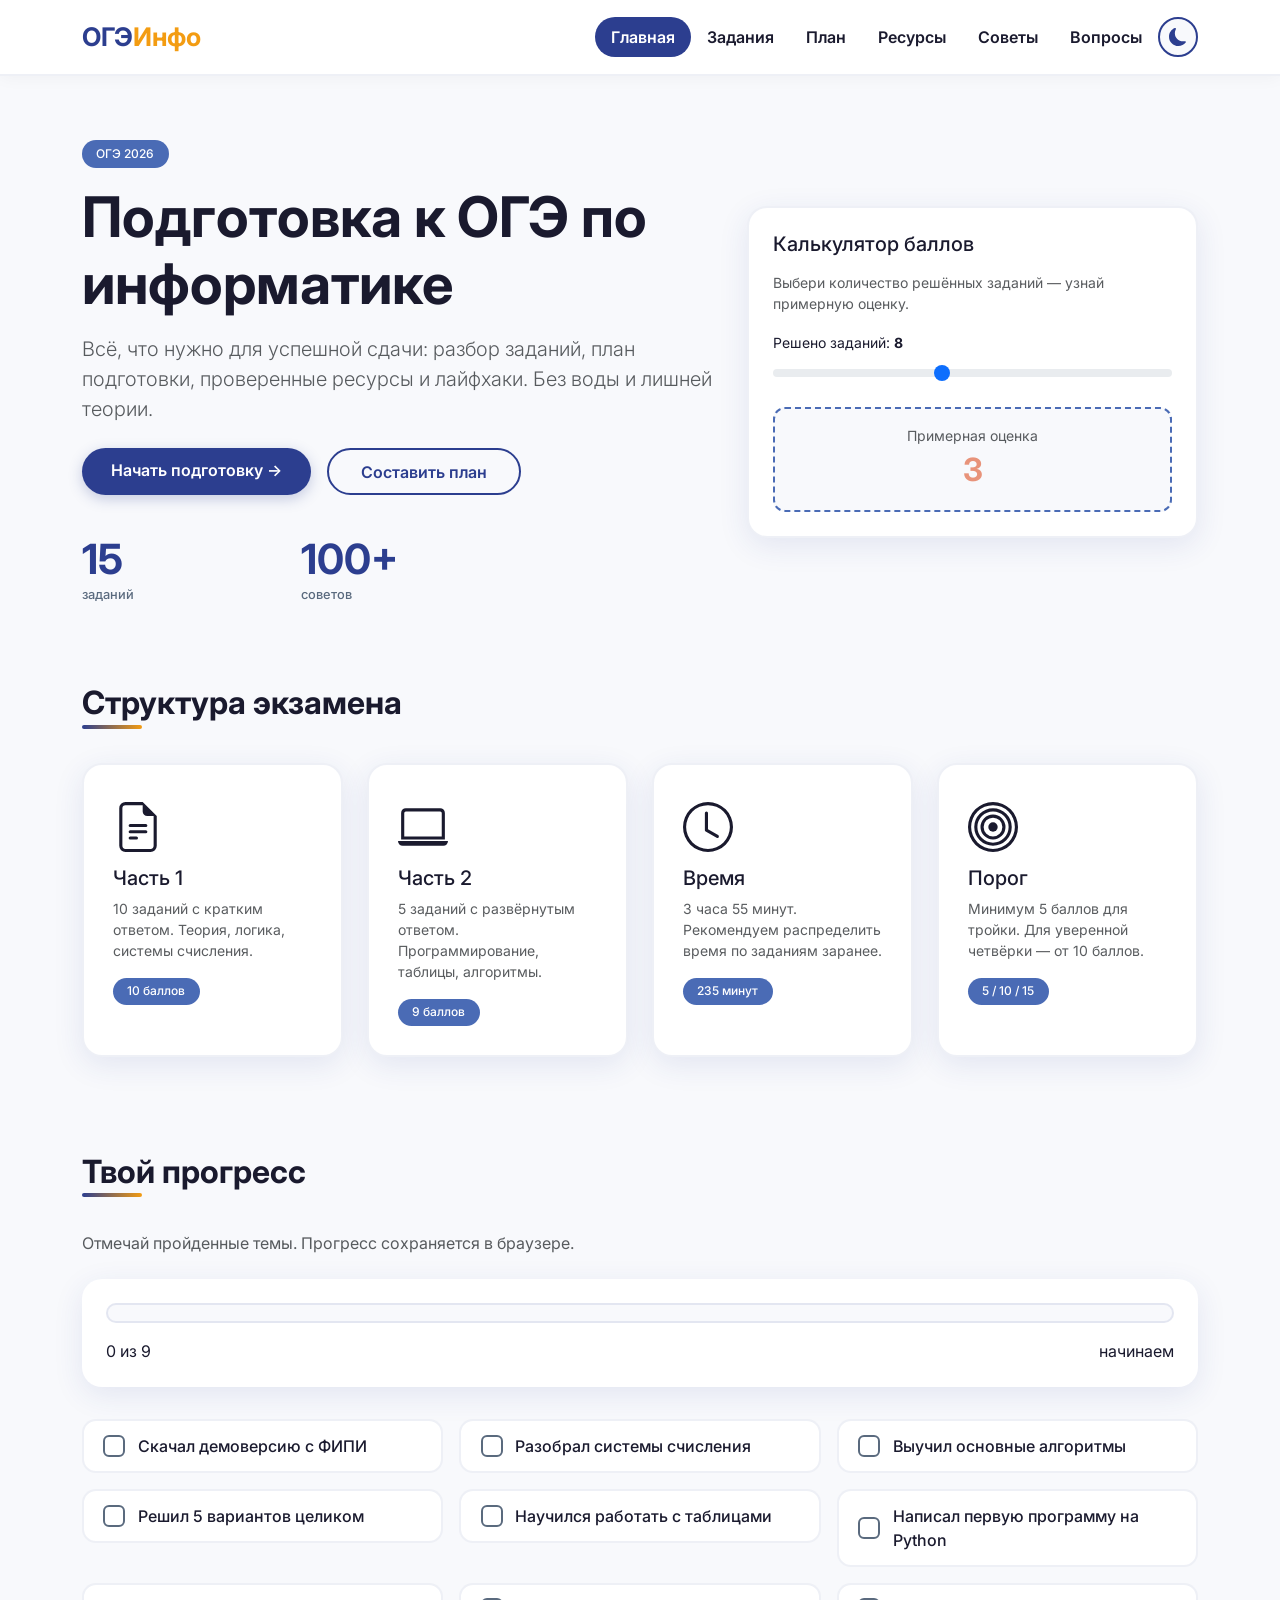
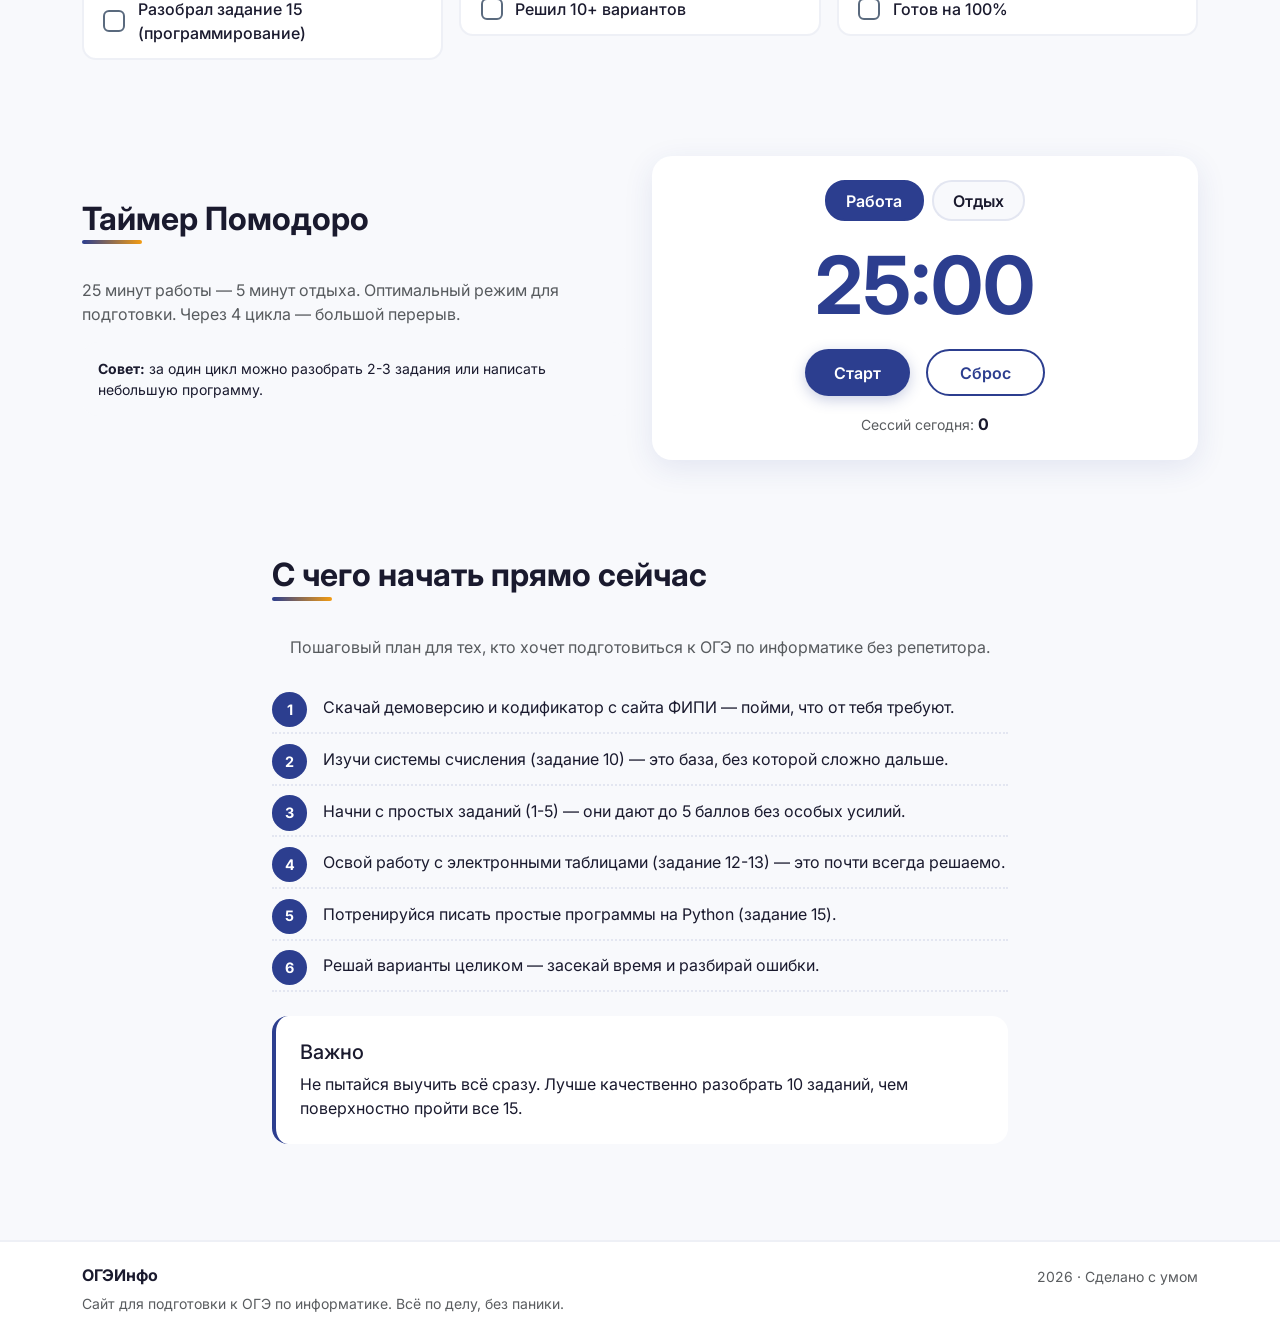
<file: index.html>
<!DOCTYPE html>
<html lang="ru" data-bs-theme="light">

<head>
    <meta charset="UTF-8">
    <meta name="viewport" content="width=device-width, initial-scale=1.0">
    <title>ОГЭ по информатике — подготовка</title>
    <link href="https://cdn.jsdelivr.net/npm/bootstrap@5.3.2/dist/css/bootstrap.min.css" rel="stylesheet">
    <link rel="preconnect" href="https://fonts.googleapis.com">
    <link rel="preconnect" href="https://fonts.gstatic.com" crossorigin>
    <link href="https://fonts.googleapis.com/css2?family=Inter:opsz,wght@14..32,400..700&display=swap" rel="stylesheet">
    <link rel="stylesheet" href="assets/style.css">
</head>

<body>

    <nav class="navbar navbar-expand-lg sticky-top">
        <div class="container">
            <a class="navbar-brand" href="index.html">ОГЭ<span>Инфо</span></a>
            <div class="d-flex align-items-center gap-2 order-lg-last">
                <button id="themeToggle" class="theme-toggle" title="Сменить тему">

                    <svg id="themeIcon" xmlns="http://www.w3.org/2000/svg" width="18" height="18" fill="currentColor"
                        class="bi bi-moon-fill" viewBox="0 0 16 16">
                        <path
                            d="M6 .278a.77.77 0 0 1 .08.858 7.2 7.2 0 0 0-.878 3.46c0 4.021 3.278 7.277 7.318 7.277q.792-.001 1.533-.16a.79.79 0 0 1 .81.316.73.73 0 0 1-.031.893A8.35 8.35 0 0 1 8.344 16C3.734 16 0 12.286 0 7.71 0 4.266 2.114 1.312 5.124.06A.75.75 0 0 1 6 .278" />
                    </svg>
                </button>
                <button class="navbar-toggler" type="button" data-bs-toggle="collapse" data-bs-target="#mainNav">
                    <span class="navbar-toggler-icon"></span>
                </button>
            </div>
            <div class="collapse navbar-collapse" id="mainNav">
                <ul class="navbar-nav ms-auto">
                    <li class="nav-item"><a class="nav-link active" href="index.html">Главная</a></li>
                    <li class="nav-item"><a class="nav-link" href="assets/subjects.html">Задания</a></li>
                    <li class="nav-item"><a class="nav-link" href="assets/schedule.html">План</a></li>
                    <li class="nav-item"><a class="nav-link" href="assets/resources.html">Ресурсы</a></li>
                    <li class="nav-item"><a class="nav-link" href="assets/tips.html">Советы</a></li>
                    <li class="nav-item"><a class="nav-link" href="assets/faq.html">Вопросы</a></li>
                </ul>
            </div>
        </div>
    </nav>

    <main>
        <!-- HERO -->
        <section class="hero">
            <div class="container">
                <div class="row align-items-center g-4">
                    <div class="col-lg-7">
                        <div class="badge-custom mb-3">ОГЭ 2026</div>
                        <h1 class="display-4 fw-bold mb-3">Подготовка к ОГЭ по информатике</h1>
                        <p class="lead text-muted mb-4">
                            Всё, что нужно для успешной сдачи: разбор заданий, план подготовки, проверенные ресурсы и
                            лайфхаки. Без воды и лишней теории.
                        </p>
                        <div class="d-flex gap-3 flex-wrap">
                            <a href="assets/subjects.html" class="btn btn-primary-custom">Начать подготовку →</a>
                            <a href="assets/schedule.html" class="btn btn-outline-custom">Составить план</a>
                        </div>
                        <div class="row mt-4 g-3">
                            <div class="col-4">
                                <div class="stat-item">
                                    <div class="stat-number">15</div>
                                    <div class="stat-label">заданий</div>
                                </div>
                            </div>
                            <div class="col-4">
                                <div class="stat-item">
                                    <div class="stat-number">100+</div>
                                    <div class="stat-label">советов</div>
                                </div>
                            </div>
                        </div>
                    </div>
                    <div class="col-lg-5">
                        <div class="calculator-card p-4">
                            <h5 class="mb-3">Калькулятор баллов</h5>
                            <p class="small text-muted">Выбери количество решённых заданий — узнай примерную оценку.</p>
                            <div class="mb-3">
                                <label class="form-label small">Решено заданий: <span id="calcValue"
                                        class="fw-bold">8</span></label>
                                <input type="range" id="calcRange" class="form-range" min="0" max="19" value="8">
                            </div>
                            <div class="result-box p-3 text-center">
                                <div class="small text-muted">Примерная оценка</div>
                                <div id="calcResult" class="fs-2 fw-bold" style="color: var(--primary);">4</div>
                            </div>
                        </div>
                    </div>
                </div>
            </div>
        </section>

        <!-- СТРУКТУРА ЭКЗАМЕНА -->
        <section class="py-5">
            <div class="container">
                <h2 class="section-title">Структура экзамена</h2>
                <div class="row g-4">
                    <div class="col-md-6 col-lg-3">
                        <div class="card-custom">
                            <div class="feature-icon"><svg xmlns="http://www.w3.org/2000/svg" width="50" height="50"
                                    fill="currentColor" class="bi bi-file-earmark-text" viewBox="0 0 16 16">
                                    <path
                                        d="M5.5 7a.5.5 0 0 0 0 1h5a.5.5 0 0 0 0-1zM5 9.5a.5.5 0 0 1 .5-.5h5a.5.5 0 0 1 0 1h-5a.5.5 0 0 1-.5-.5m0 2a.5.5 0 0 1 .5-.5h2a.5.5 0 0 1 0 1h-2a.5.5 0 0 1-.5-.5" />
                                    <path
                                        d="M9.5 0H4a2 2 0 0 0-2 2v12a2 2 0 0 0 2 2h8a2 2 0 0 0 2-2V4.5zm0 1v2A1.5 1.5 0 0 0 11 4.5h2V14a1 1 0 0 1-1 1H4a1 1 0 0 1-1-1V2a1 1 0 0 1 1-1z" />
                                </svg></div>
                            <h5>Часть 1</h5>
                            <p class="text-muted small">10 заданий с кратким ответом. Теория, логика, системы счисления.
                            </p>
                            <span class="badge-custom">10 баллов</span>
                        </div>
                    </div>
                    <div class="col-md-6 col-lg-3">
                        <div class="card-custom">
                            <div class="feature-icon"><svg xmlns="http://www.w3.org/2000/svg" width="50" height="50"
                                    fill="currentColor" class="bi bi-laptop" viewBox="0 0 16 16">
                                    <path
                                        d="M13.5 3a.5.5 0 0 1 .5.5V11H2V3.5a.5.5 0 0 1 .5-.5zm-11-1A1.5 1.5 0 0 0 1 3.5V12h14V3.5A1.5 1.5 0 0 0 13.5 2zM0 12.5h16a1.5 1.5 0 0 1-1.5 1.5h-13A1.5 1.5 0 0 1 0 12.5" />
                                </svg></div>
                            <h5>Часть 2</h5>
                            <p class="text-muted small">5 заданий с развёрнутым ответом. Программирование, таблицы,
                                алгоритмы.</p>
                            <span class="badge-custom">9 баллов</span>
                        </div>
                    </div>
                    <div class="col-md-6 col-lg-3">
                        <div class="card-custom">
                            <div class="feature-icon"><svg xmlns="http://www.w3.org/2000/svg" width="50" height="50"
                                    fill="currentColor" class="bi bi-clock" viewBox="0 0 16 16">
                                    <path
                                        d="M8 3.5a.5.5 0 0 0-1 0V9a.5.5 0 0 0 .252.434l3.5 2a.5.5 0 0 0 .496-.868L8 8.71z" />
                                    <path d="M8 16A8 8 0 1 0 8 0a8 8 0 0 0 0 16m7-8A7 7 0 1 1 1 8a7 7 0 0 1 14 0" />
                                </svg></div>
                            <h5>Время</h5>
                            <p class="text-muted small">3 часа 55 минут. Рекомендуем распределить время по заданиям
                                заранее.</p>
                            <span class="badge-custom">235 минут</span>
                        </div>
                    </div>
                    <div class="col-md-6 col-lg-3">
                        <div class="card-custom">
                            <div class="feature-icon"><svg xmlns="http://www.w3.org/2000/svg" width="50" height="50"
                                    fill="currentColor" class="bi bi-bullseye" viewBox="0 0 16 16">
                                    <path d="M8 15A7 7 0 1 1 8 1a7 7 0 0 1 0 14m0 1A8 8 0 1 0 8 0a8 8 0 0 0 0 16" />
                                    <path d="M8 13A5 5 0 1 1 8 3a5 5 0 0 1 0 10m0 1A6 6 0 1 0 8 2a6 6 0 0 0 0 12" />
                                    <path d="M8 11a3 3 0 1 1 0-6 3 3 0 0 1 0 6m0 1a4 4 0 1 0 0-8 4 4 0 0 0 0 8" />
                                    <path d="M9.5 8a1.5 1.5 0 1 1-3 0 1.5 1.5 0 0 1 3 0" />
                                </svg></div>
                            <h5>Порог</h5>
                            <p class="text-muted small">Минимум 5 баллов для тройки. Для уверенной четвёрки — от 10
                                баллов.</p>
                            <span class="badge-custom">5 / 10 / 15</span>
                        </div>
                    </div>
                </div>
            </div>
        </section>

        <!-- ТРЕКЕР ПРОГРЕССА -->
        <section class="py-5" style="background: var(--bg-light);">
            <div class="container">
                <h2 class="section-title">Твой прогресс</h2>
                <p class="text-muted mb-4">Отмечай пройденные темы. Прогресс сохраняется в браузере.</p>
                <div class="progress-tracker p-4"
                    style="background: var(--bg-card); border-radius: var(--border-radius); box-shadow: var(--shadow);">
                    <div class="progress-track mb-3">
                        <div class="progress-fill" id="progressBar"
                            style="width: 0%; background: linear-gradient(90deg, var(--primary), var(--accent));"></div>
                    </div>
                    <div class="d-flex justify-content-between align-items-center">
                        <span id="progressText">0 из 0</span>
                        <span id="progressEmoji">начинаем</span>
                    </div>
                </div>
                <div class="row g-3 mt-3" id="checklist">
                    <div class="col-md-6 col-lg-4">
                        <label class="check-item">
                            <input type="checkbox" data-task="1">
                            <span class="check-box"></span>
                            <span>Скачал демоверсию с ФИПИ</span>
                        </label>
                    </div>
                    <div class="col-md-6 col-lg-4">
                        <label class="check-item">
                            <input type="checkbox" data-task="2">
                            <span class="check-box"></span>
                            <span>Разобрал системы счисления</span>
                        </label>
                    </div>
                    <div class="col-md-6 col-lg-4">
                        <label class="check-item">
                            <input type="checkbox" data-task="3">
                            <span class="check-box"></span>
                            <span>Выучил основные алгоритмы</span>
                        </label>
                    </div>
                    <div class="col-md-6 col-lg-4">
                        <label class="check-item">
                            <input type="checkbox" data-task="4">
                            <span class="check-box"></span>
                            <span>Решил 5 вариантов целиком</span>
                        </label>
                    </div>
                    <div class="col-md-6 col-lg-4">
                        <label class="check-item">
                            <input type="checkbox" data-task="5">
                            <span class="check-box"></span>
                            <span>Научился работать с таблицами</span>
                        </label>
                    </div>
                    <div class="col-md-6 col-lg-4">
                        <label class="check-item">
                            <input type="checkbox" data-task="6">
                            <span class="check-box"></span>
                            <span>Написал первую программу на Python</span>
                        </label>
                    </div>
                    <div class="col-md-6 col-lg-4">
                        <label class="check-item">
                            <input type="checkbox" data-task="7">
                            <span class="check-box"></span>
                            <span>Разобрал задание 15 (программирование)</span>
                        </label>
                    </div>
                    <div class="col-md-6 col-lg-4">
                        <label class="check-item">
                            <input type="checkbox" data-task="8">
                            <span class="check-box"></span>
                            <span>Решил 10+ вариантов</span>
                        </label>
                    </div>
                    <div class="col-md-6 col-lg-4">
                        <label class="check-item">
                            <input type="checkbox" data-task="9">
                            <span class="check-box"></span>
                            <span>Готов на 100%</span>
                        </label>
                    </div>
                </div>
            </div>
        </section>

        <!-- ТАЙМЕР ПОМОДОРО -->
        <section class="py-5">
            <div class="container">
                <div class="row align-items-center">
                    <div class="col-lg-6 mb-4 mb-lg-0">
                        <h2 class="section-title text-start">Таймер Помодоро</h2>
                        <p class="text-muted">25 минут работы — 5 минут отдыха. Оптимальный режим для подготовки. Через
                            4 цикла — большой перерыв.</p>
                        <div class="p-3" style="background: var(--bg-light); border-radius: 16px;">
                            <p class="small mb-0"><strong>Совет:</strong> за один цикл можно разобрать 2-3 задания или
                                написать небольшую программу.</p>
                        </div>
                    </div>
                    <div class="col-lg-6">
                        <div class="pomodoro-card p-4"
                            style="background: var(--bg-card); border-radius: var(--border-radius); box-shadow: var(--shadow); text-align: center;">
                            <div class="d-flex gap-2 justify-content-center mb-3">
                                <button class="mode-btn active" data-mode="work">Работа</button>
                                <button class="mode-btn" data-mode="break">Отдых</button>
                            </div>
                            <div class="pomodoro-display display-1 fw-bold" id="pomodoroDisplay"
                                style="color: var(--primary);">25:00</div>
                            <div class="d-flex gap-3 justify-content-center mt-3">
                                <button id="pomodoroStart" class="btn btn-primary-custom">Старт</button>
                                <button id="pomodoroReset" class="btn btn-outline-custom">Сброс</button>
                            </div>
                            <div class="mt-3">
                                <span class="text-muted small">Сессий сегодня: </span>
                                <span id="sessionCount" class="fw-bold">0</span>
                            </div>
                        </div>
                    </div>
                </div>
            </div>
        </section>

        <!-- С ЧЕГО НАЧАТЬ -->
        <section class="py-5" style="background: var(--bg-light);">
            <div class="container">
                <div class="row">
                    <div class="col-lg-8 mx-auto">
                        <h2 class="section-title">С чего начать прямо сейчас</h2>
                        <p class="text-muted mb-4 text-center">
                            Пошаговый план для тех, кто хочет подготовиться к ОГЭ по информатике без репетитора.
                        </p>
                        <ol class="steps-list">
                            <li>Скачай демоверсию и кодификатор с сайта ФИПИ — пойми, что от тебя требуют.</li>
                            <li>Изучи системы счисления (задание 10) — это база, без которой сложно дальше.</li>
                            <li>Начни с простых заданий (1-5) — они дают до 5 баллов без особых усилий.</li>
                            <li>Освой работу с электронными таблицами (задание 12-13) — это почти всегда решаемо.</li>
                            <li>Потренируйся писать простые программы на Python (задание 15).</li>
                            <li>Решай варианты целиком — засекай время и разбирай ошибки.</li>
                        </ol>
                        <div class="mt-4 p-4 border-start border-4"
                            style="border-color: var(--primary) !important; background: var(--bg-card); border-radius: 16px;">
                            <h5>Важно</h5>
                            <p class="mb-0">Не пытайся выучить всё сразу. Лучше качественно разобрать 10 заданий, чем
                                поверхностно пройти все 15.</p>
                        </div>
                    </div>
                </div>
            </div>
        </section>
    </main>

    <footer class="py-4 mt-5" style="background: var(--bg-card); border-top: 2px solid rgba(44,62,143,0.08);">
        <div class="container">
            <div class="row">
                <div class="col-md-6">
                    <h6 style="font-weight: 700;">ОГЭИнфо</h6>
                    <p class="small text-muted mb-0">Сайт для подготовки к ОГЭ по информатике. Всё по делу, без паники.
                    </p>
                </div>
                <div class="col-md-6 text-md-end">
                    <p class="small text-muted mb-0">2026 · Сделано с умом</p>
                </div>
            </div>
        </div>
    </footer>

    <button id="toTop" class="to-top-btn">↑</button>

    <script src="https://cdn.jsdelivr.net/npm/bootstrap@5.3.2/dist/js/bootstrap.bundle.min.js"></script>
    <script src="assets/main.js"></script>
</body>

</html>
</file>
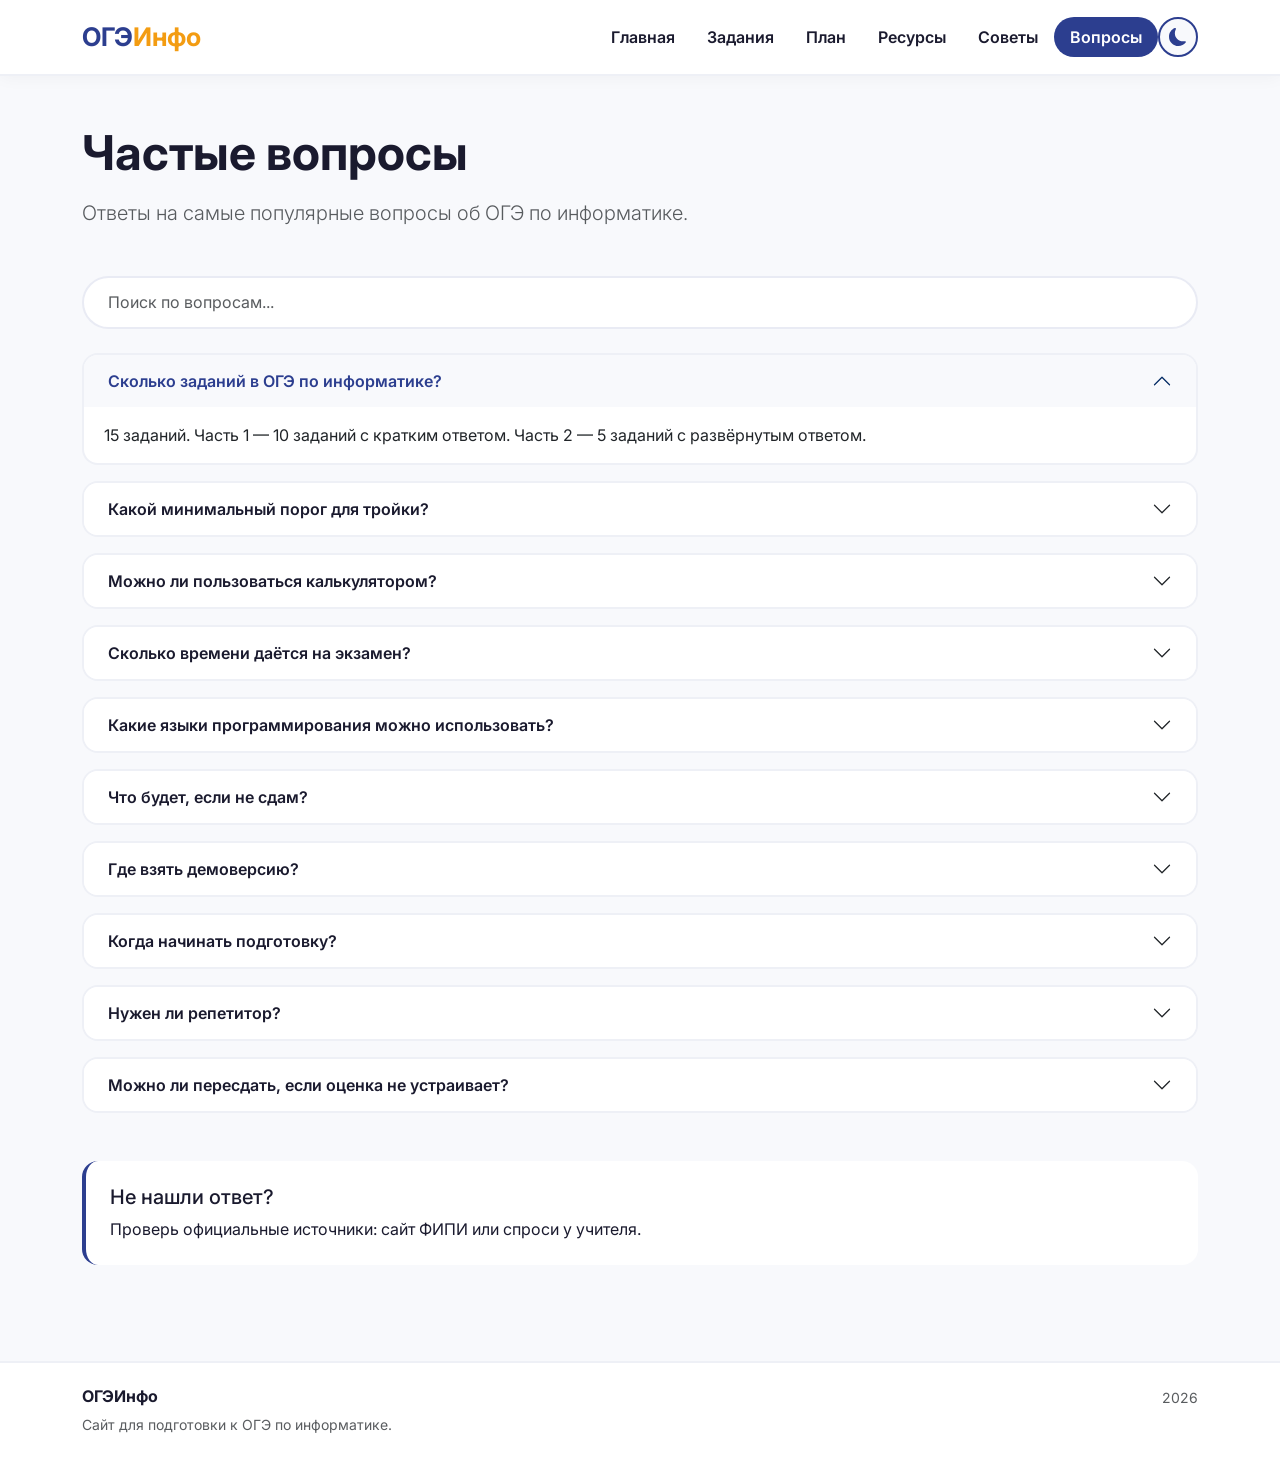
<file: faq.html>
<!DOCTYPE html>
<html lang="ru" data-bs-theme="light">
<head>
    <meta charset="UTF-8">
    <meta name="viewport" content="width=device-width, initial-scale=1.0">
    <title>Вопросы об ОГЭ по информатике</title>
    <link href="https://cdn.jsdelivr.net/npm/bootstrap@5.3.2/dist/css/bootstrap.min.css" rel="stylesheet">
    <link rel="preconnect" href="https://fonts.googleapis.com">
    <link rel="preconnect" href="https://fonts.gstatic.com" crossorigin>
    <link href="https://fonts.googleapis.com/css2?family=Inter:opsz,wght@14..32,400..700&display=swap" rel="stylesheet">
    <link rel="stylesheet" href="style.css">
</head>
<body>

    <nav class="navbar navbar-expand-lg sticky-top">
        <div class="container">
            <a class="navbar-brand" href="../index.html">ОГЭ<span>Инфо</span></a>
            <div class="d-flex align-items-center gap-2 order-lg-last">
                <button id="themeToggle" class="theme-toggle" title="Сменить тему">
                    <svg id="themeIcon" xmlns="http://www.w3.org/2000/svg" width="18" height="18" fill="currentColor" class="bi bi-moon-fill" viewBox="0 0 16 16">
                        <path d="M6 .278a.77.77 0 0 1 .08.858 7.2 7.2 0 0 0-.878 3.46c0 4.021 3.278 7.277 7.318 7.277q.792-.001 1.533-.16a.79.79 0 0 1 .81.316.73.73 0 0 1-.031.893A8.35 8.35 0 0 1 8.344 16C3.734 16 0 12.286 0 7.71 0 4.266 2.114 1.312 5.124.06A.75.75 0 0 1 6 .278"/>
                    </svg>
                </button>
                <button class="navbar-toggler" type="button" data-bs-toggle="collapse" data-bs-target="#mainNav">
                    <span class="navbar-toggler-icon"></span>
                </button>
            </div>
            <div class="collapse navbar-collapse" id="mainNav">
                <ul class="navbar-nav ms-auto">
                    <li class="nav-item"><a class="nav-link" href="../index.html">Главная</a></li>
                    <li class="nav-item"><a class="nav-link" href="subjects.html">Задания</a></li>
                    <li class="nav-item"><a class="nav-link" href="schedule.html">План</a></li>
                    <li class="nav-item"><a class="nav-link" href="resources.html">Ресурсы</a></li>
                    <li class="nav-item"><a class="nav-link" href="tips.html">Советы</a></li>
                    <li class="nav-item"><a class="nav-link active" href="faq.html">Вопросы</a></li>
                </ul>
            </div>
        </div>
    </nav>

    <main class="py-5">
        <div class="container">
            <h1 class="display-5 fw-bold mb-3">Частые вопросы</h1>
            <p class="lead text-muted mb-5">Ответы на самые популярные вопросы об ОГЭ по информатике.</p>

            <div class="search-box mb-4">
                <input type="text" id="faqSearch" class="form-control" placeholder="Поиск по вопросам...">
            </div>

            <div class="accordion" id="faqAccordion">
                <div class="accordion-item">
                    <h2 class="accordion-header">
                        <button class="accordion-button" type="button" data-bs-toggle="collapse" data-bs-target="#faq1">
                            Сколько заданий в ОГЭ по информатике?
                        </button>
                    </h2>
                    <div id="faq1" class="accordion-collapse collapse show" data-bs-parent="#faqAccordion">
                        <div class="accordion-body">15 заданий. Часть 1 — 10 заданий с кратким ответом. Часть 2 — 5 заданий с развёрнутым ответом.</div>
                    </div>
                </div>

                <div class="accordion-item">
                    <h2 class="accordion-header">
                        <button class="accordion-button collapsed" type="button" data-bs-toggle="collapse" data-bs-target="#faq2">
                            Какой минимальный порог для тройки?
                        </button>
                    </h2>
                    <div id="faq2" class="accordion-collapse collapse" data-bs-parent="#faqAccordion">
                        <div class="accordion-body">5 баллов из 19 возможных. Для четвёрки нужно 10 баллов, для пятёрки — 15.</div>
                    </div>
                </div>

                <div class="accordion-item">
                    <h2 class="accordion-header">
                        <button class="accordion-button collapsed" type="button" data-bs-toggle="collapse" data-bs-target="#faq3">
                            Можно ли пользоваться калькулятором?
                        </button>
                    </h2>
                    <div id="faq3" class="accordion-collapse collapse" data-bs-parent="#faqAccordion">
                        <div class="accordion-body">Нет. На ОГЭ по информатике калькулятор не разрешён. Все вычисления нужно делать вручную или с помощью программы на Python.</div>
                    </div>
                </div>

                <div class="accordion-item">
                    <h2 class="accordion-header">
                        <button class="accordion-button collapsed" type="button" data-bs-toggle="collapse" data-bs-target="#faq4">
                            Сколько времени даётся на экзамен?
                        </button>
                    </h2>
                    <div id="faq4" class="accordion-collapse collapse" data-bs-parent="#faqAccordion">
                        <div class="accordion-body">3 часа 55 минут (235 минут). Рекомендуется распределить: 90 минут на часть 1, 90 минут на часть 2, остальное на проверку.</div>
                    </div>
                </div>

                <div class="accordion-item">
                    <h2 class="accordion-header">
                        <button class="accordion-button collapsed" type="button" data-bs-toggle="collapse" data-bs-target="#faq5">
                            Какие языки программирования можно использовать?
                        </button>
                    </h2>
                    <div id="faq5" class="accordion-collapse collapse" data-bs-parent="#faqAccordion">
                        <div class="accordion-body">С 2024 года разрешено использовать Python. Также можно использовать Pascal, C++, школьный алгоритмический язык.</div>
                    </div>
                </div>

                <div class="accordion-item">
                    <h2 class="accordion-header">
                        <button class="accordion-button collapsed" type="button" data-bs-toggle="collapse" data-bs-target="#faq6">
                            Что будет, если не сдам?
                        </button>
                    </h2>
                    <div id="faq6" class="accordion-collapse collapse" data-bs-parent="#faqAccordion">
                        <div class="accordion-body">Пересдача в резервные дни (летом). Если и тогда не получится — аттестат не выдадут, можно остаться на второй год.</div>
                    </div>
                </div>

                <div class="accordion-item">
                    <h2 class="accordion-header">
                        <button class="accordion-button collapsed" type="button" data-bs-toggle="collapse" data-bs-target="#faq7">
                            Где взять демоверсию?
                        </button>
                    </h2>
                    <div id="faq7" class="accordion-collapse collapse" data-bs-parent="#faqAccordion">
                        <div class="accordion-body">На официальном сайте ФИПИ (fipi.ru). Там же есть кодификатор и спецификация.</div>
                    </div>
                </div>

                <div class="accordion-item">
                    <h2 class="accordion-header">
                        <button class="accordion-button collapsed" type="button" data-bs-toggle="collapse" data-bs-target="#faq8">
                            Когда начинать подготовку?
                        </button>
                    </h2>
                    <div id="faq8" class="accordion-collapse collapse" data-bs-parent="#faqAccordion">
                        <div class="accordion-body">Чем раньше, тем лучше. Оптимально — с сентября 9 класса. Но даже за 3 месяца можно подготовиться при регулярных занятиях.</div>
                    </div>
                </div>

                <div class="accordion-item">
                    <h2 class="accordion-header">
                        <button class="accordion-button collapsed" type="button" data-bs-toggle="collapse" data-bs-target="#faq9">
                            Нужен ли репетитор?
                        </button>
                    </h2>
                    <div id="faq9" class="accordion-collapse collapse" data-bs-parent="#faqAccordion">
                        <div class="accordion-body">Не обязательно. При дисциплине можно подготовиться самостоятельно по открытым материалам. Репетитор нужен, если есть трудности с программированием.</div>
                    </div>
                </div>

                <div class="accordion-item">
                    <h2 class="accordion-header">
                        <button class="accordion-button collapsed" type="button" data-bs-toggle="collapse" data-bs-target="#faq10">
                            Можно ли пересдать, если оценка не устраивает?
                        </button>
                    </h2>
                    <div id="faq10" class="accordion-collapse collapse" data-bs-parent="#faqAccordion">
                        <div class="accordion-body">Нет. Пересдача только при неудовлетворительной оценке (2). Если получил 3, 4 или 5 — результат остаётся.</div>
                    </div>
                </div>
            </div>

            <div class="mt-5 p-4" style="background: var(--bg-card); border-radius: 16px; border-left: 4px solid var(--primary);">
                <h5>Не нашли ответ?</h5>
                <p class="mb-0">Проверь официальные источники: сайт ФИПИ или спроси у учителя.</p>
            </div>
        </div>
    </main>

    <footer class="py-4 mt-5" style="background: var(--bg-card); border-top: 2px solid rgba(44,62,143,0.08);">
        <div class="container">
            <div class="row">
                <div class="col-md-6">
                    <h6 style="font-weight: 700;">ОГЭИнфо</h6>
                    <p class="small text-muted mb-0">Сайт для подготовки к ОГЭ по информатике.</p>
                </div>
                <div class="col-md-6 text-md-end">
                    <p class="small text-muted mb-0">2026</p>
                </div>
            </div>
        </div>
    </footer>

    <script src="https://cdn.jsdelivr.net/npm/bootstrap@5.3.2/dist/js/bootstrap.bundle.min.js"></script>
    <script src="main.js"></script>
</body>
</html>
</file>
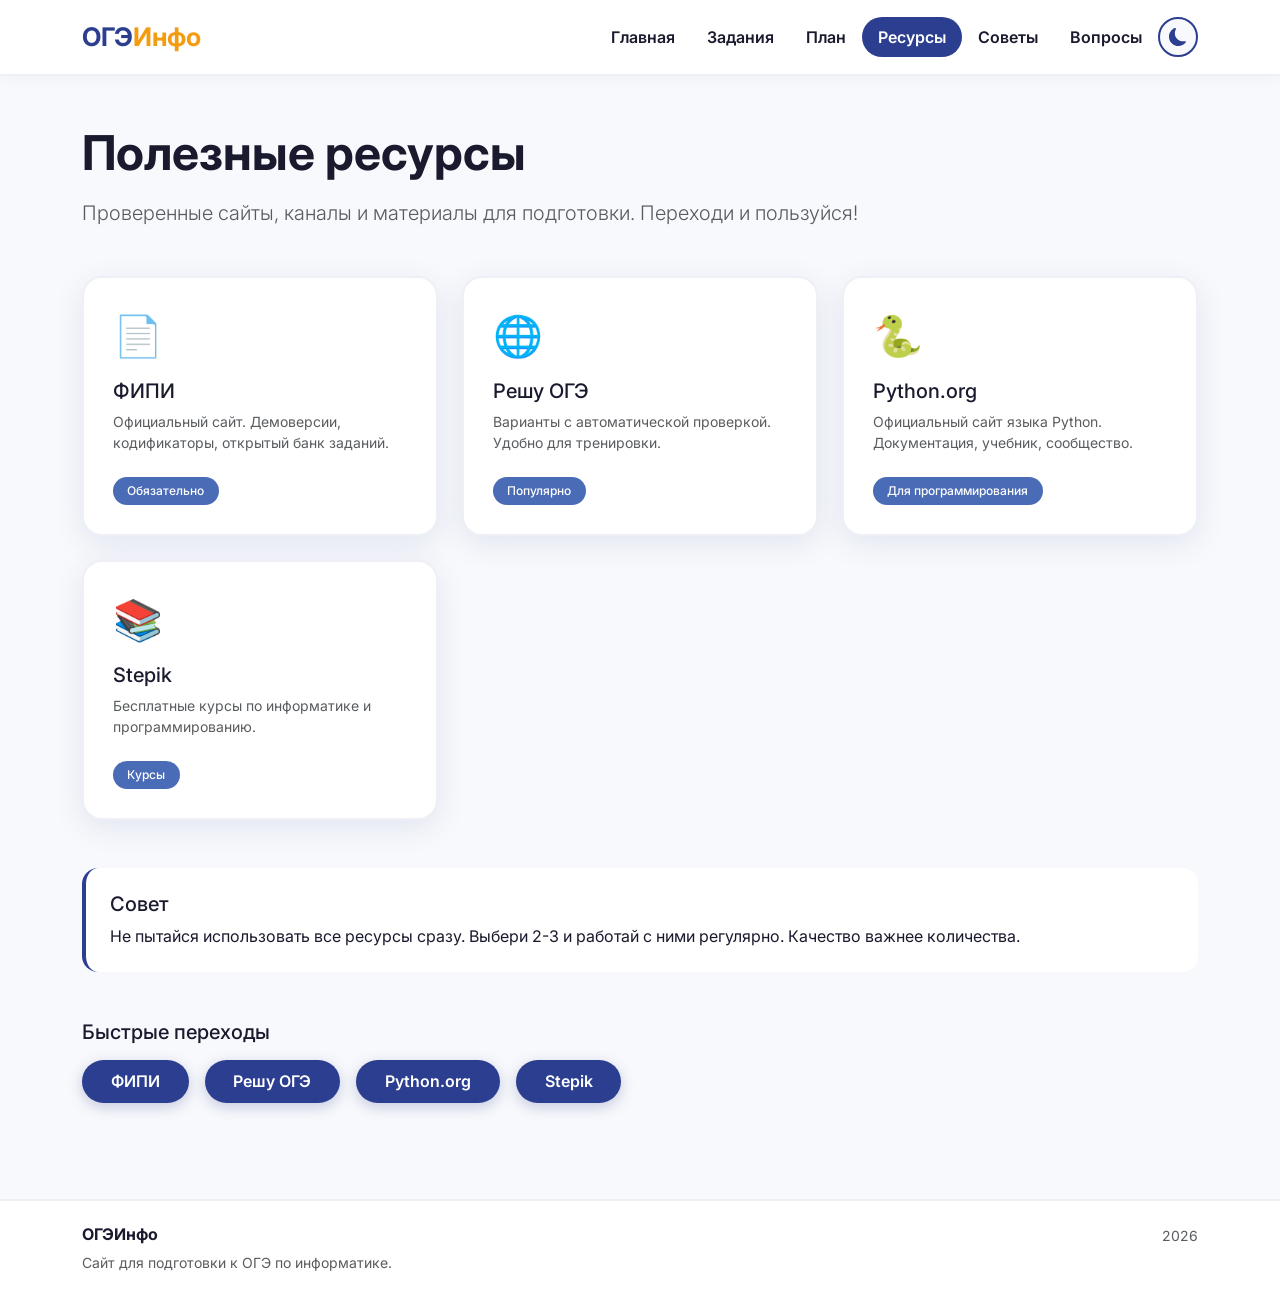
<file: resources.html>
<!DOCTYPE html>
<html lang="ru" data-bs-theme="light">

<head>
    <meta charset="UTF-8">
    <meta name="viewport" content="width=device-width, initial-scale=1.0">
    <title>Ресурсы для подготовки</title>
    <link href="https://cdn.jsdelivr.net/npm/bootstrap@5.3.2/dist/css/bootstrap.min.css" rel="stylesheet">
    <link rel="preconnect" href="https://fonts.googleapis.com">
    <link rel="preconnect" href="https://fonts.gstatic.com" crossorigin>
    <link href="https://fonts.googleapis.com/css2?family=Inter:opsz,wght@14..32,400..700&display=swap" rel="stylesheet">
    <link rel="stylesheet" href="style.css">
</head>

<body>

    <nav class="navbar navbar-expand-lg sticky-top">
        <div class="container">
            <a class="navbar-brand" href="../index.html">ОГЭ<span>Инфо</span></a>
            <div class="d-flex align-items-center gap-2 order-lg-last">
                <button id="themeToggle" class="theme-toggle" title="Сменить тему">
                    <svg id="themeIcon" xmlns="http://www.w3.org/2000/svg" width="18" height="18" fill="currentColor" class="bi bi-moon-fill" viewBox="0 0 16 16">
                        <path d="M6 .278a.77.77 0 0 1 .08.858 7.2 7.2 0 0 0-.878 3.46c0 4.021 3.278 7.277 7.318 7.277q.792-.001 1.533-.16a.79.79 0 0 1 .81.316.73.73 0 0 1-.031.893A8.35 8.35 0 0 1 8.344 16C3.734 16 0 12.286 0 7.71 0 4.266 2.114 1.312 5.124.06A.75.75 0 0 1 6 .278"/>
                    </svg>
                </button>
                <button class="navbar-toggler" type="button" data-bs-toggle="collapse" data-bs-target="#mainNav">
                    <span class="navbar-toggler-icon"></span>
                </button>
            </div>
            <div class="collapse navbar-collapse" id="mainNav">
                <ul class="navbar-nav ms-auto">
                    <li class="nav-item"><a class="nav-link" href="../index.html">Главная</a></li>
                    <li class="nav-item"><a class="nav-link" href="subjects.html">Задания</a></li>
                    <li class="nav-item"><a class="nav-link" href="schedule.html">План</a></li>
                    <li class="nav-item"><a class="nav-link active" href="resources.html">Ресурсы</a></li>
                    <li class="nav-item"><a class="nav-link" href="tips.html">Советы</a></li>
                    <li class="nav-item"><a class="nav-link" href="faq.html">Вопросы</a></li>
                </ul>
            </div>
        </div>
    </nav>

    <main class="py-5">
        <div class="container">
            <h1 class="display-5 fw-bold mb-3">Полезные ресурсы</h1>
            <p class="lead text-muted mb-5">Проверенные сайты, каналы и материалы для подготовки. Переходи и пользуйся!
            </p>

            <div class="row g-4">
                <!-- ФИПИ -->
                <div class="col-md-6 col-lg-4">
                    <div class="card-custom resource-link">
                        <a href="https://fipi.ru/oge" target="_blank" rel="noopener noreferrer"
                            class="resource-link-wrap">
                            <div class="resource-icon">📄</div>
                            <h5>ФИПИ</h5>
                            <p class="text-muted small">Официальный сайт. Демоверсии, кодификаторы, открытый банк
                                заданий.</p>
                            <span class="badge-custom">Обязательно</span>
                            <div class="link-arrow">→</div>
                        </a>
                    </div>
                </div>

                <!-- Решу ОГЭ -->
                <div class="col-md-6 col-lg-4">
                    <div class="card-custom resource-link">
                        <a href="https://inf-oge.sdamgia.ru/" target="_blank" rel="noopener noreferrer"
                            class="resource-link-wrap">
                            <div class="resource-icon">🌐</div>
                            <h5>Решу ОГЭ</h5>
                            <p class="text-muted small">Варианты с автоматической проверкой. Удобно для тренировки.</p>
                            <span class="badge-custom">Популярно</span>
                            <div class="link-arrow">→</div>
                        </a>
                    </div>
                </div>

                <!-- Python.org -->
                <div class="col-md-6 col-lg-4">
                    <div class="card-custom resource-link">
                        <a href="https://www.python.org/" target="_blank" rel="noopener noreferrer"
                            class="resource-link-wrap">
                            <div class="resource-icon">🐍</div>
                            <h5>Python.org</h5>
                            <p class="text-muted small">Официальный сайт языка Python. Документация, учебник,
                                сообщество.</p>
                            <span class="badge-custom">Для программирования</span>
                            <div class="link-arrow">→</div>
                        </a>
                    </div>
                </div>

                <!-- Stepik -->
                <div class="col-md-6 col-lg-4">
                    <div class="card-custom resource-link">
                        <a href="https://stepik.org/catalog/search?q=%D0%BE%D0%B3%D1%8D+%D0%B8%D0%BD%D1%84%D0%BE%D1%80%D0%BC%D0%B0%D1%82%D0%B8%D0%BA%D0%B0"
                            target="_blank" rel="noopener noreferrer" class="resource-link-wrap">
                            <div class="resource-icon">📚</div>
                            <h5>Stepik</h5>
                            <p class="text-muted small">Бесплатные курсы по информатике и программированию.</p>
                            <span class="badge-custom">Курсы</span>
                            <div class="link-arrow">→</div>
                        </a>
                    </div>
                </div>
            </div>

            <div class="mt-5 p-4"
                style="background: var(--bg-card); border-radius: 16px; border-left: 4px solid var(--primary);">
                <h5>Совет</h5>
                <p class="mb-0">Не пытайся использовать все ресурсы сразу. Выбери 2-3 и работай с ними регулярно.
                    Качество важнее количества.</p>
            </div>

            <!-- Быстрые ссылки -->
            <div class="mt-5">
                <h5 class="mb-3">Быстрые переходы</h5>
                <div class="d-flex flex-wrap gap-3">
                    <a href="https://fipi.ru/oge" target="_blank" rel="noopener noreferrer"
                        class="btn btn-primary-custom">ФИПИ</a>
                    <a href="https://inf-oge.sdamgia.ru/" target="_blank" rel="noopener noreferrer"
                        class="btn btn-primary-custom">Решу ОГЭ</a>
                    <a href="https://www.python.org/" target="_blank" rel="noopener noreferrer"
                        class="btn btn-primary-custom">Python.org</a>
                    <a href="https://stepik.org/catalog/search?q=%D0%BE%D0%B3%D1%8D+%D0%B8%D0%BD%D1%84%D0%BE%D1%80%D0%BC%D0%B0%D1%82%D0%B8%D0%BA%D0%B0"
                        target="_blank" rel="noopener noreferrer" class="btn btn-primary-custom">Stepik</a>
                </div>
            </div>
        </div>
    </main>

    <footer class="py-4 mt-5" style="background: var(--bg-card); border-top: 2px solid rgba(44,62,143,0.08);">
        <div class="container">
            <div class="row">
                <div class="col-md-6">
                    <h6 style="font-weight: 700;">ОГЭИнфо</h6>
                    <p class="small text-muted mb-0">Сайт для подготовки к ОГЭ по информатике.</p>
                </div>
                <div class="col-md-6 text-md-end">
                    <p class="small text-muted mb-0">2026</p>
                </div>
            </div>
        </div>
    </footer>

    <script src="https://cdn.jsdelivr.net/npm/bootstrap@5.3.2/dist/js/bootstrap.bundle.min.js"></script>
    <script src="main.js"></script>
</body>

</html>
</file>
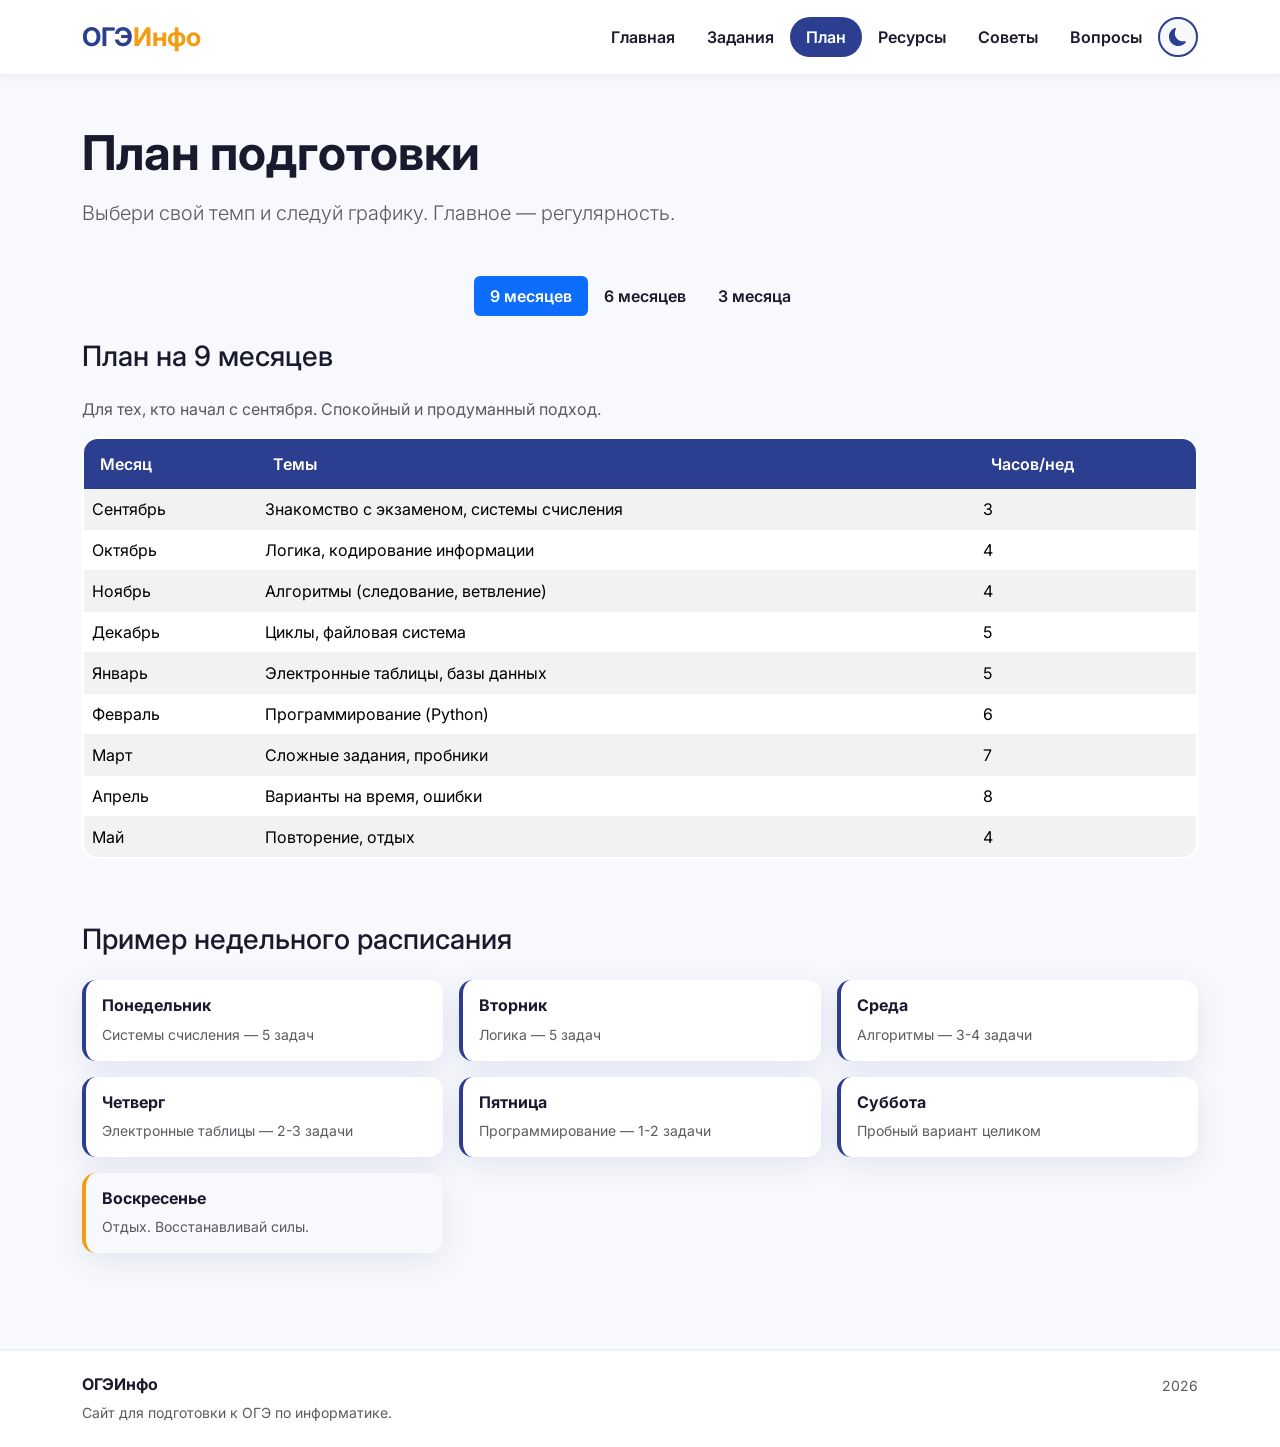
<file: schedule.html>
<!DOCTYPE html>
<html lang="ru" data-bs-theme="light">
<head>
    <meta charset="UTF-8">
    <meta name="viewport" content="width=device-width, initial-scale=1.0">
    <title>План подготовки к ОГЭ по информатике</title>
    <link href="https://cdn.jsdelivr.net/npm/bootstrap@5.3.2/dist/css/bootstrap.min.css" rel="stylesheet">
    <link rel="preconnect" href="https://fonts.googleapis.com">
    <link rel="preconnect" href="https://fonts.gstatic.com" crossorigin>
    <link href="https://fonts.googleapis.com/css2?family=Inter:opsz,wght@14..32,400..700&display=swap" rel="stylesheet">
    <link rel="stylesheet" href="style.css">
</head>
<body>

    <nav class="navbar navbar-expand-lg sticky-top">
        <div class="container">
            <a class="navbar-brand" href="../index.html">ОГЭ<span>Инфо</span></a>
            <div class="d-flex align-items-center gap-2 order-lg-last">
                <button id="themeToggle" class="theme-toggle" title="Сменить тему">
                    <svg id="themeIcon" xmlns="http://www.w3.org/2000/svg" width="18" height="18" fill="currentColor" class="bi bi-moon-fill" viewBox="0 0 16 16">
                        <path d="M6 .278a.77.77 0 0 1 .08.858 7.2 7.2 0 0 0-.878 3.46c0 4.021 3.278 7.277 7.318 7.277q.792-.001 1.533-.16a.79.79 0 0 1 .81.316.73.73 0 0 1-.031.893A8.35 8.35 0 0 1 8.344 16C3.734 16 0 12.286 0 7.71 0 4.266 2.114 1.312 5.124.06A.75.75 0 0 1 6 .278"/>
                    </svg>
                </button>
                <button class="navbar-toggler" type="button" data-bs-toggle="collapse" data-bs-target="#mainNav">
                    <span class="navbar-toggler-icon"></span>
                </button>
            </div>
            <div class="collapse navbar-collapse" id="mainNav">
                <ul class="navbar-nav ms-auto">
                    <li class="nav-item"><a class="nav-link" href="../index.html">Главная</a></li>
                    <li class="nav-item"><a class="nav-link" href="subjects.html">Задания</a></li>
                    <li class="nav-item"><a class="nav-link active" href="schedule.html">План</a></li>
                    <li class="nav-item"><a class="nav-link" href="resources.html">Ресурсы</a></li>
                    <li class="nav-item"><a class="nav-link" href="tips.html">Советы</a></li>
                    <li class="nav-item"><a class="nav-link" href="faq.html">Вопросы</a></li>
                </ul>
            </div>
        </div>
    </nav>

    <main class="py-5">
        <div class="container">
            <h1 class="display-5 fw-bold mb-3">План подготовки</h1>
            <p class="lead text-muted mb-5">Выбери свой темп и следуй графику. Главное — регулярность.</p>

            <ul class="nav nav-pills mb-4 justify-content-center" id="scheduleTabs">
                <li class="nav-item"><button class="nav-link active" data-tab="plan9">9 месяцев</button></li>
                <li class="nav-item"><button class="nav-link" data-tab="plan6">6 месяцев</button></li>
                <li class="nav-item"><button class="nav-link" data-tab="plan3">3 месяца</button></li>
            </ul>

            <div id="plan9" class="plan-block">
                <h3 class="mb-4">План на 9 месяцев</h3>
                <p class="text-muted">Для тех, кто начал с сентября. Спокойный и продуманный подход.</p>
                <div class="table-responsive">
                    <table class="table table-striped">
                        <thead>
                            <tr><th>Месяц</th><th>Темы</th><th>Часов/нед</th></tr>
                        </thead>
                        <tbody>
                            <tr><td>Сентябрь</td><td>Знакомство с экзаменом, системы счисления</td><td>3</td></tr>
                            <tr><td>Октябрь</td><td>Логика, кодирование информации</td><td>4</td></tr>
                            <tr><td>Ноябрь</td><td>Алгоритмы (следование, ветвление)</td><td>4</td></tr>
                            <tr><td>Декабрь</td><td>Циклы, файловая система</td><td>5</td></tr>
                            <tr><td>Январь</td><td>Электронные таблицы, базы данных</td><td>5</td></tr>
                            <tr><td>Февраль</td><td>Программирование (Python)</td><td>6</td></tr>
                            <tr><td>Март</td><td>Сложные задания, пробники</td><td>7</td></tr>
                            <tr><td>Апрель</td><td>Варианты на время, ошибки</td><td>8</td></tr>
                            <tr><td>Май</td><td>Повторение, отдых</td><td>4</td></tr>
                        </tbody>
                    </table>
                </div>
            </div>

            <div id="plan6" class="plan-block d-none">
                <h3 class="mb-4">План на 6 месяцев</h3>
                <p class="text-muted">Старт в декабре. Интенсивный, но реальный график.</p>
                <div class="table-responsive">
                    <table class="table table-striped">
                        <thead>
                            <tr><th>Месяц</th><th>Темы</th><th>Часов/нед</th></tr>
                        </thead>
                        <tbody>
                            <tr><td>Декабрь</td><td>Системы счисления, логика</td><td>5</td></tr>
                            <tr><td>Январь</td><td>Алгоритмы, кодирование</td><td>6</td></tr>
                            <tr><td>Февраль</td><td>Таблицы, базы данных</td><td>6</td></tr>
                            <tr><td>Март</td><td>Программирование</td><td>7</td></tr>
                            <tr><td>Апрель</td><td>Пробники, разбор ошибок</td><td>8</td></tr>
                            <tr><td>Май</td><td>Повторение</td><td>5</td></tr>
                        </tbody>
                    </table>
                </div>
            </div>

            <div id="plan3" class="plan-block d-none">
                <h3 class="mb-4">План на 3 месяца</h3>
                <p class="text-muted">Экстренный режим. Только самое важное.</p>
                <div class="table-responsive">
                    <table class="table table-striped">
                        <thead>
                            <tr><th>Месяц</th><th>Темы</th><th>Часов/нед</th></tr>
                        </thead>
                        <tbody>
                            <tr><td>Март</td><td>Задания 1-10 (база)</td><td>10</td></tr>
                            <tr><td>Апрель</td><td>Задания 11-15 (сложные)</td><td>12</td></tr>
                            <tr><td>Май</td><td>Пробники, повторение</td><td>8</td></tr>
                        </tbody>
                    </table>
                </div>
                <div class="alert alert-warning mt-3">
                    <strong>Важно:</strong> Спи не меньше 7 часов. Без сна информация не усваивается.
                </div>
            </div>

            <div class="mt-5">
                <h3 class="mb-4">Пример недельного расписания</h3>
                <div class="row g-3">
                    <div class="col-md-6 col-lg-4">
                        <div class="day-card p-3">
                            <h6 class="fw-bold">Понедельник</h6>
                            <p class="small text-muted mb-0">Системы счисления — 5 задач</p>
                        </div>
                    </div>
                    <div class="col-md-6 col-lg-4">
                        <div class="day-card p-3">
                            <h6 class="fw-bold">Вторник</h6>
                            <p class="small text-muted mb-0">Логика — 5 задач</p>
                        </div>
                    </div>
                    <div class="col-md-6 col-lg-4">
                        <div class="day-card p-3">
                            <h6 class="fw-bold">Среда</h6>
                            <p class="small text-muted mb-0">Алгоритмы — 3-4 задачи</p>
                        </div>
                    </div>
                    <div class="col-md-6 col-lg-4">
                        <div class="day-card p-3">
                            <h6 class="fw-bold">Четверг</h6>
                            <p class="small text-muted mb-0">Электронные таблицы — 2-3 задачи</p>
                        </div>
                    </div>
                    <div class="col-md-6 col-lg-4">
                        <div class="day-card p-3">
                            <h6 class="fw-bold">Пятница</h6>
                            <p class="small text-muted mb-0">Программирование — 1-2 задачи</p>
                        </div>
                    </div>
                    <div class="col-md-6 col-lg-4">
                        <div class="day-card p-3">
                            <h6 class="fw-bold">Суббота</h6>
                            <p class="small text-muted mb-0">Пробный вариант целиком</p>
                        </div>
                    </div>
                    <div class="col-md-6 col-lg-4">
                        <div class="day-card p-3 day-off">
                            <h6 class="fw-bold">Воскресенье</h6>
                            <p class="small text-muted mb-0">Отдых. Восстанавливай силы.</p>
                        </div>
                    </div>
                </div>
            </div>
        </div>
    </main>

    <footer class="py-4 mt-5" style="background: var(--bg-card); border-top: 2px solid rgba(44,62,143,0.08);">
        <div class="container">
            <div class="row">
                <div class="col-md-6">
                    <h6 style="font-weight: 700;">ОГЭИнфо</h6>
                    <p class="small text-muted mb-0">Сайт для подготовки к ОГЭ по информатике.</p>
                </div>
                <div class="col-md-6 text-md-end">
                    <p class="small text-muted mb-0">2026</p>
                </div>
            </div>
        </div>
    </footer>

    <script src="https://cdn.jsdelivr.net/npm/bootstrap@5.3.2/dist/js/bootstrap.bundle.min.js"></script>
    <script src="main.js"></script>
</body>
</html>
</file>
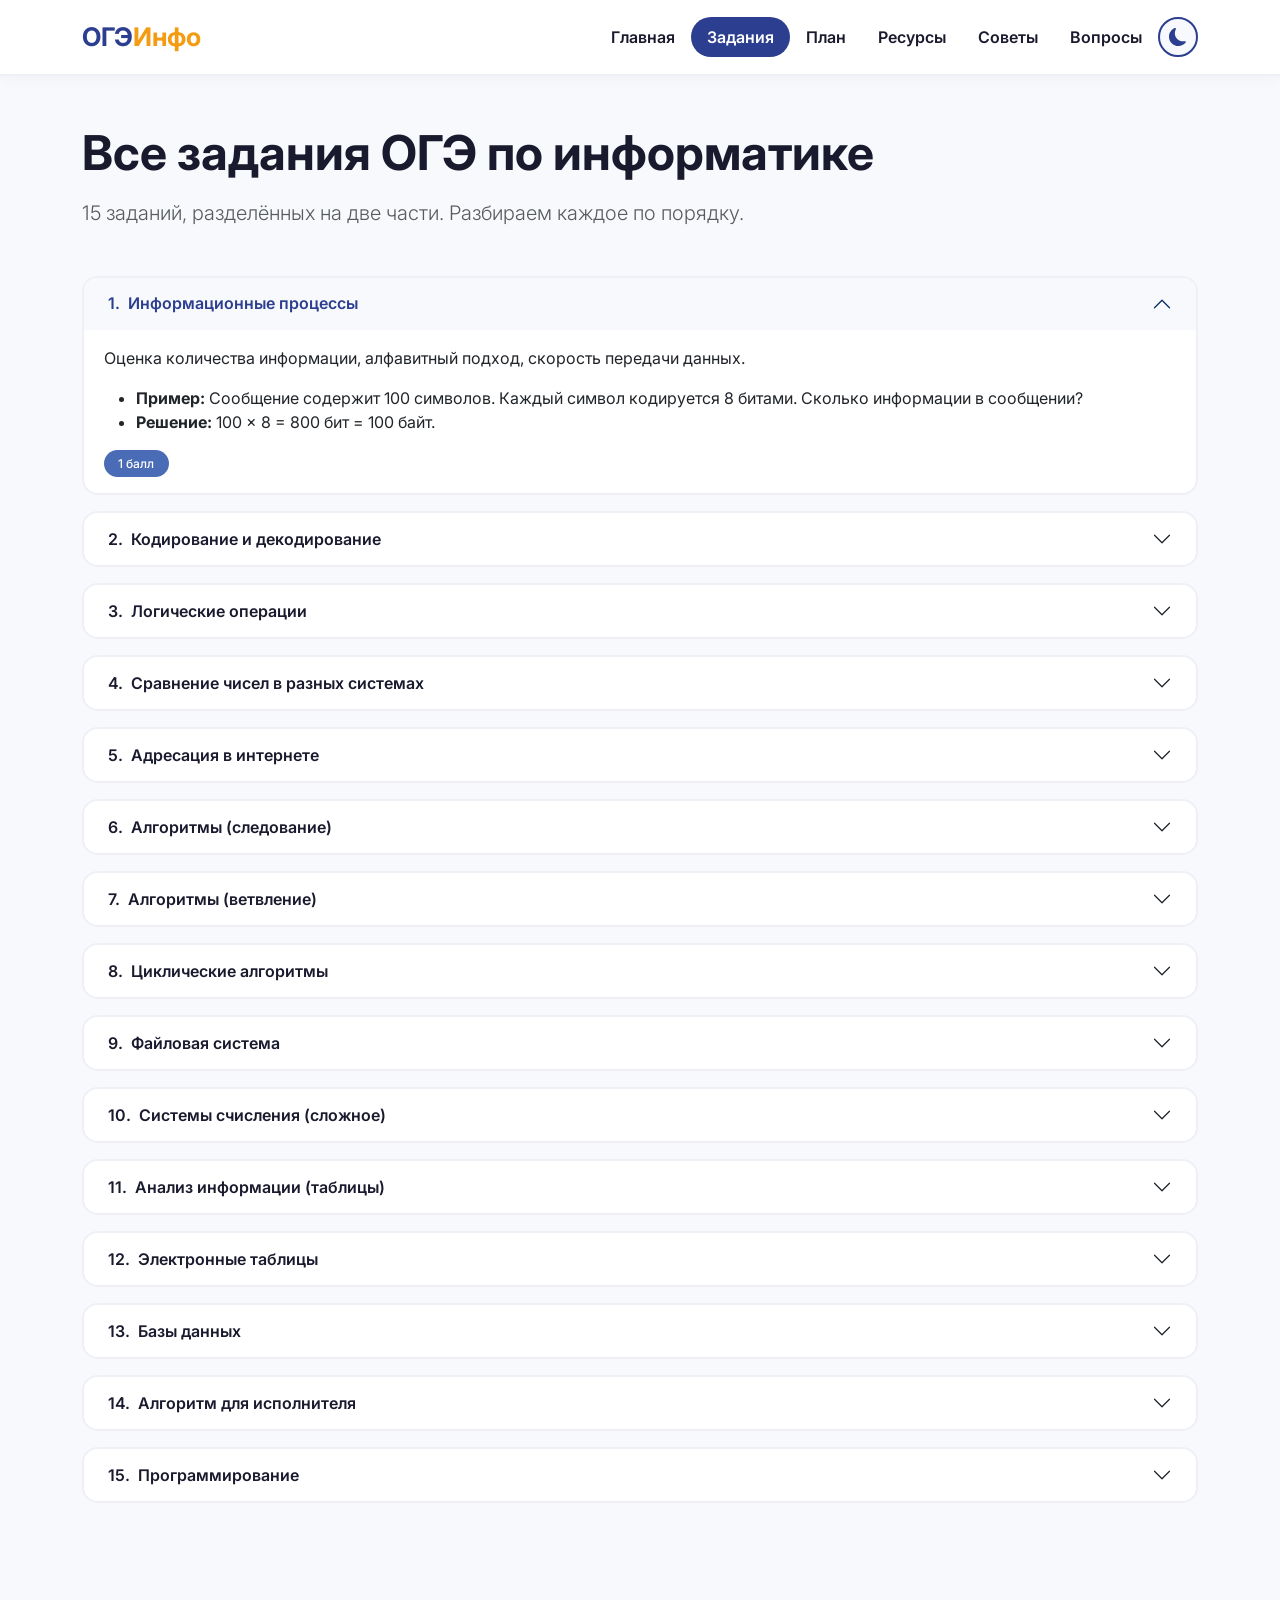
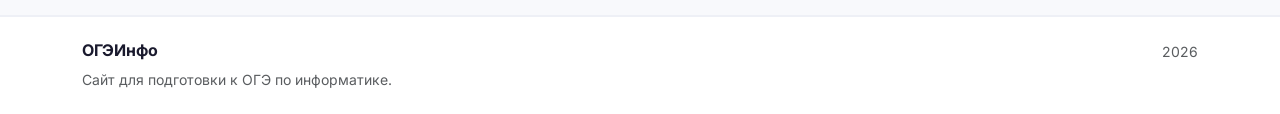
<file: subjects.html>
<!DOCTYPE html>
<html lang="ru" data-bs-theme="light">
<head>
    <meta charset="UTF-8">
    <meta name="viewport" content="width=device-width, initial-scale=1.0">
    <title>Задания ОГЭ по информатике</title>
    <link href="https://cdn.jsdelivr.net/npm/bootstrap@5.3.2/dist/css/bootstrap.min.css" rel="stylesheet">
    <link rel="preconnect" href="https://fonts.googleapis.com">
    <link rel="preconnect" href="https://fonts.gstatic.com" crossorigin>
    <link href="https://fonts.googleapis.com/css2?family=Inter:opsz,wght@14..32,400..700&display=swap" rel="stylesheet">
    <link rel="stylesheet" href="style.css">
</head>
<body>

    <nav class="navbar navbar-expand-lg sticky-top">
        <div class="container">
            <a class="navbar-brand" href="../index.html">ОГЭ<span>Инфо</span></a>
            <div class="d-flex align-items-center gap-2 order-lg-last">
                <button id="themeToggle" class="theme-toggle" title="Сменить тему">
                    <svg id="themeIcon" xmlns="http://www.w3.org/2000/svg" width="18" height="18" fill="currentColor" class="bi bi-moon-fill" viewBox="0 0 16 16">
                        <path d="M6 .278a.77.77 0 0 1 .08.858 7.2 7.2 0 0 0-.878 3.46c0 4.021 3.278 7.277 7.318 7.277q.792-.001 1.533-.16a.79.79 0 0 1 .81.316.73.73 0 0 1-.031.893A8.35 8.35 0 0 1 8.344 16C3.734 16 0 12.286 0 7.71 0 4.266 2.114 1.312 5.124.06A.75.75 0 0 1 6 .278"/>
                    </svg>
                </button>
                <button class="navbar-toggler" type="button" data-bs-toggle="collapse" data-bs-target="#mainNav">
                    <span class="navbar-toggler-icon"></span>
                </button>
            </div>
            <div class="collapse navbar-collapse" id="mainNav">
                <ul class="navbar-nav ms-auto">
                    <li class="nav-item"><a class="nav-link" href="../index.html">Главная</a></li>
                    <li class="nav-item"><a class="nav-link active" href="subjects.html">Задания</a></li>
                    <li class="nav-item"><a class="nav-link" href="schedule.html">План</a></li>
                    <li class="nav-item"><a class="nav-link" href="resources.html">Ресурсы</a></li>
                    <li class="nav-item"><a class="nav-link" href="tips.html">Советы</a></li>
                    <li class="nav-item"><a class="nav-link" href="faq.html">Вопросы</a></li>
                </ul>
            </div>
        </div>
    </nav>

    <main class="py-5">
        <div class="container">
            <h1 class="display-5 fw-bold mb-3">Все задания ОГЭ по информатике</h1>
            <p class="lead text-muted mb-5">15 заданий, разделённых на две части. Разбираем каждое по порядку.</p>

            <div class="accordion" id="tasksAccordion">
                <div class="accordion-item">
                    <h2 class="accordion-header">
                        <button class="accordion-button" type="button" data-bs-toggle="collapse" data-bs-target="#task1">
                            <span class="me-2">1.</span> Информационные процессы
                        </button>
                    </h2>
                    <div id="task1" class="accordion-collapse collapse show" data-bs-parent="#tasksAccordion">
                        <div class="accordion-body">
                            <p>Оценка количества информации, алфавитный подход, скорость передачи данных.</p>
                            <ul>
                                <li><strong>Пример:</strong> Сообщение содержит 100 символов. Каждый символ кодируется 8 битами. Сколько информации в сообщении?</li>
                                <li><strong>Решение:</strong> 100 × 8 = 800 бит = 100 байт.</li>
                            </ul>
                            <span class="badge-custom">1 балл</span>
                        </div>
                    </div>
                </div>

                <div class="accordion-item">
                    <h2 class="accordion-header">
                        <button class="accordion-button collapsed" type="button" data-bs-toggle="collapse" data-bs-target="#task2">
                            <span class="me-2">2.</span> Кодирование и декодирование
                        </button>
                    </h2>
                    <div id="task2" class="accordion-collapse collapse" data-bs-parent="#tasksAccordion">
                        <div class="accordion-body">
                            <p>Умение декодировать сообщения, используя различные кодовые таблицы.</p>
                            <ul>
                                <li><strong>Пример:</strong> Декодируйте сообщение 01000101 01001100 01001100 01001111 (ASCII).</li>
                                <li><strong>Решение:</strong> 01000101 = E, 01001100 = L, 01001100 = L, 01001111 = O → HELLO.</li>
                            </ul>
                            <span class="badge-custom">1 балл</span>
                        </div>
                    </div>
                </div>

                <div class="accordion-item">
                    <h2 class="accordion-header">
                        <button class="accordion-button collapsed" type="button" data-bs-toggle="collapse" data-bs-target="#task3">
                            <span class="me-2">3.</span> Логические операции
                        </button>
                    </h2>
                    <div id="task3" class="accordion-collapse collapse" data-bs-parent="#tasksAccordion">
                        <div class="accordion-body">
                            <p>Конъюнкция, дизъюнкция, отрицание. Таблицы истинности.</p>
                            <ul>
                                <li><strong>Пример:</strong> (A AND B) OR (NOT C) — постройте таблицу истинности.</li>
                            </ul>
                            <span class="badge-custom">1 балл</span>
                        </div>
                    </div>
                </div>

                <div class="accordion-item">
                    <h2 class="accordion-header">
                        <button class="accordion-button collapsed" type="button" data-bs-toggle="collapse" data-bs-target="#task4">
                            <span class="me-2">4.</span> Сравнение чисел в разных системах
                        </button>
                    </h2>
                    <div id="task4" class="accordion-collapse collapse" data-bs-parent="#tasksAccordion">
                        <div class="accordion-body">
                            <p>Перевод чисел между системами счисления, сравнение величин.</p>
                            <ul>
                                <li><strong>Пример:</strong> Сравните 1010₂ и 10₁₀.</li>
                                <li><strong>Решение:</strong> 1010₂ = 10₁₀ → равны.</li>
                            </ul>
                            <span class="badge-custom">1 балл</span>
                        </div>
                    </div>
                </div>

                <div class="accordion-item">
                    <h2 class="accordion-header">
                        <button class="accordion-button collapsed" type="button" data-bs-toggle="collapse" data-bs-target="#task5">
                            <span class="me-2">5.</span> Адресация в интернете
                        </button>
                    </h2>
                    <div id="task5" class="accordion-collapse collapse" data-bs-parent="#tasksAccordion">
                        <div class="accordion-body">
                            <p>IP-адреса, маски подсетей, определение адреса сети.</p>
                            <span class="badge-custom">1 балл</span>
                        </div>
                    </div>
                </div>

                <div class="accordion-item">
                    <h2 class="accordion-header">
                        <button class="accordion-button collapsed" type="button" data-bs-toggle="collapse" data-bs-target="#task6">
                            <span class="me-2">6.</span> Алгоритмы (следование)
                        </button>
                    </h2>
                    <div id="task6" class="accordion-collapse collapse" data-bs-parent="#tasksAccordion">
                        <div class="accordion-body">
                            <p>Исполнение простых алгоритмов, записанных на естественном языке или в виде блок-схем.</p>
                            <span class="badge-custom">1 балл</span>
                        </div>
                    </div>
                </div>

                <div class="accordion-item">
                    <h2 class="accordion-header">
                        <button class="accordion-button collapsed" type="button" data-bs-toggle="collapse" data-bs-target="#task7">
                            <span class="me-2">7.</span> Алгоритмы (ветвление)
                        </button>
                    </h2>
                    <div id="task7" class="accordion-collapse collapse" data-bs-parent="#tasksAccordion">
                        <div class="accordion-body">
                            <p>Условные операторы, выбор правильного пути в алгоритме.</p>
                            <span class="badge-custom">1 балл</span>
                        </div>
                    </div>
                </div>

                <div class="accordion-item">
                    <h2 class="accordion-header">
                        <button class="accordion-button collapsed" type="button" data-bs-toggle="collapse" data-bs-target="#task8">
                            <span class="me-2">8.</span> Циклические алгоритмы
                        </button>
                    </h2>
                    <div id="task8" class="accordion-collapse collapse" data-bs-parent="#tasksAccordion">
                        <div class="accordion-body">
                            <p>Циклы с предусловием, постусловием, с параметром. Подсчёт количества итераций.</p>
                            <span class="badge-custom">1 балл</span>
                        </div>
                    </div>
                </div>

                <div class="accordion-item">
                    <h2 class="accordion-header">
                        <button class="accordion-button collapsed" type="button" data-bs-toggle="collapse" data-bs-target="#task9">
                            <span class="me-2">9.</span> Файловая система
                        </button>
                    </h2>
                    <div id="task9" class="accordion-collapse collapse" data-bs-parent="#tasksAccordion">
                        <div class="accordion-body">
                            <p>Пути к файлам, маски имён файлов, операции с файлами.</p>
                            <span class="badge-custom">1 балл</span>
                        </div>
                    </div>
                </div>

                <div class="accordion-item">
                    <h2 class="accordion-header">
                        <button class="accordion-button collapsed" type="button" data-bs-toggle="collapse" data-bs-target="#task10">
                            <span class="me-2">10.</span> Системы счисления (сложное)
                        </button>
                    </h2>
                    <div id="task10" class="accordion-collapse collapse" data-bs-parent="#tasksAccordion">
                        <div class="accordion-body">
                            <p>Перевод между любыми системами, арифметические операции, поиск основания.</p>
                            <span class="badge-custom">1 балл</span>
                        </div>
                    </div>
                </div>

                <div class="accordion-item">
                    <h2 class="accordion-header">
                        <button class="accordion-button collapsed" type="button" data-bs-toggle="collapse" data-bs-target="#task11">
                            <span class="me-2">11.</span> Анализ информации (таблицы)
                        </button>
                    </h2>
                    <div id="task11" class="accordion-collapse collapse" data-bs-parent="#tasksAccordion">
                        <div class="accordion-body">
                            <p>Работа с табличными данными, поиск информации, фильтрация.</p>
                            <span class="badge-custom">2 балла</span>
                        </div>
                    </div>
                </div>

                <div class="accordion-item">
                    <h2 class="accordion-header">
                        <button class="accordion-button collapsed" type="button" data-bs-toggle="collapse" data-bs-target="#task12">
                            <span class="me-2">12.</span> Электронные таблицы
                        </button>
                    </h2>
                    <div id="task12" class="accordion-collapse collapse" data-bs-parent="#tasksAccordion">
                        <div class="accordion-body">
                            <p>Формулы в Excel/Google Sheets, относительные и абсолютные ссылки.</p>
                            <span class="badge-custom">2 балла</span>
                        </div>
                    </div>
                </div>

                <div class="accordion-item">
                    <h2 class="accordion-header">
                        <button class="accordion-button collapsed" type="button" data-bs-toggle="collapse" data-bs-target="#task13">
                            <span class="me-2">13.</span> Базы данных
                        </button>
                    </h2>
                    <div id="task13" class="accordion-collapse collapse" data-bs-parent="#tasksAccordion">
                        <div class="accordion-body">
                            <p>Запросы к базам данных, фильтрация, сортировка.</p>
                            <span class="badge-custom">2 балла</span>
                        </div>
                    </div>
                </div>

                <div class="accordion-item">
                    <h2 class="accordion-header">
                        <button class="accordion-button collapsed" type="button" data-bs-toggle="collapse" data-bs-target="#task14">
                            <span class="me-2">14.</span> Алгоритм для исполнителя
                        </button>
                    </h2>
                    <div id="task14" class="accordion-collapse collapse" data-bs-parent="#tasksAccordion">
                        <div class="accordion-body">
                            <p>Среда исполнителя (Робот, Чертежник, Черепаха). Составление алгоритма.</p>
                            <span class="badge-custom">2 балла</span>
                        </div>
                    </div>
                </div>

                <div class="accordion-item">
                    <h2 class="accordion-header">
                        <button class="accordion-button collapsed" type="button" data-bs-toggle="collapse" data-bs-target="#task15">
                            <span class="me-2">15.</span> Программирование
                        </button>
                    </h2>
                    <div id="task15" class="accordion-collapse collapse" data-bs-parent="#tasksAccordion">
                        <div class="accordion-body">
                            <p>Написание программы на Python (или другом языке) для решения простой задачи.</p>
                            <ul>
                                <li><strong>Пример:</strong> Напишите программу, которая находит сумму всех чётных чисел от 1 до N.</li>
                                <li><strong>Решение (Python):</strong><br>
                                <code>n = int(input())<br>
                                s = 0<br>
                                for i in range(2, n+1, 2):<br>
                                &nbsp;&nbsp;&nbsp;&nbsp;s += i<br>
                                print(s)</code></li>
                            </ul>
                            <span class="badge-custom">2 балла</span>
                        </div>
                    </div>
                </div>
            </div>
        </div>
    </main>

    <footer class="py-4 mt-5" style="background: var(--bg-card); border-top: 2px solid rgba(44,62,143,0.08);">
        <div class="container">
            <div class="row">
                <div class="col-md-6">
                    <h6 style="font-weight: 700;">ОГЭИнфо</h6>
                    <p class="small text-muted mb-0">Сайт для подготовки к ОГЭ по информатике.</p>
                </div>
                <div class="col-md-6 text-md-end">
                    <p class="small text-muted mb-0">2026</p>
                </div>
            </div>
        </div>
    </footer>

    <script src="https://cdn.jsdelivr.net/npm/bootstrap@5.3.2/dist/js/bootstrap.bundle.min.js"></script>
    <script src="main.js"></script>
</body>
</html>
</file>
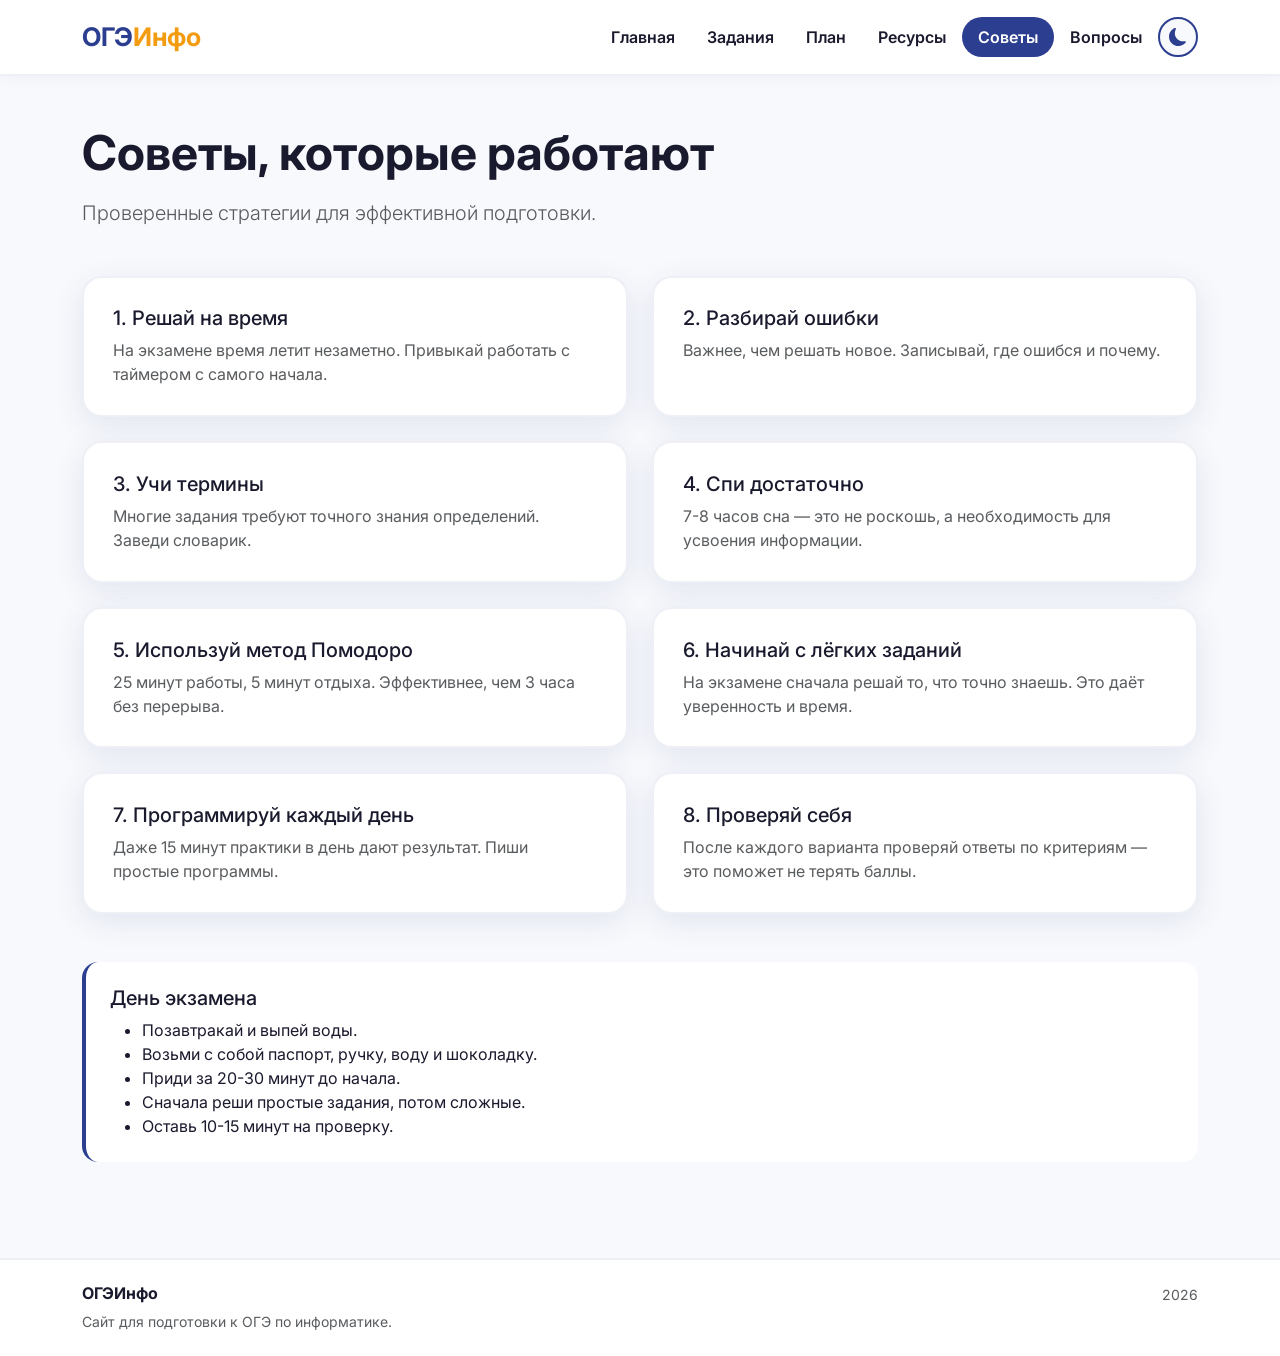
<file: tips.html>
<!DOCTYPE html>
<html lang="ru" data-bs-theme="light">

<head>
    <meta charset="UTF-8">
    <meta name="viewport" content="width=device-width, initial-scale=1.0">
    <title>Советы по подготовке</title>
    <link href="https://cdn.jsdelivr.net/npm/bootstrap@5.3.2/dist/css/bootstrap.min.css" rel="stylesheet">
    <link rel="preconnect" href="https://fonts.googleapis.com">
    <link rel="preconnect" href="https://fonts.gstatic.com" crossorigin>
    <link href="https://fonts.googleapis.com/css2?family=Inter:opsz,wght@14..32,400..700&display=swap" rel="stylesheet">
    <link rel="stylesheet" href="style.css">
</head>

<body>

    <nav class="navbar navbar-expand-lg sticky-top">
        <div class="container">
            <a class="navbar-brand" href="../index.html">ОГЭ<span>Инфо</span></a>
            <div class="d-flex align-items-center gap-2 order-lg-last">
                <button id="themeToggle" class="theme-toggle" title="Сменить тему">
                    <svg id="themeIcon" xmlns="http://www.w3.org/2000/svg" width="18" height="18" fill="currentColor" class="bi bi-moon-fill" viewBox="0 0 16 16">
                        <path d="M6 .278a.77.77 0 0 1 .08.858 7.2 7.2 0 0 0-.878 3.46c0 4.021 3.278 7.277 7.318 7.277q.792-.001 1.533-.16a.79.79 0 0 1 .81.316.73.73 0 0 1-.031.893A8.35 8.35 0 0 1 8.344 16C3.734 16 0 12.286 0 7.71 0 4.266 2.114 1.312 5.124.06A.75.75 0 0 1 6 .278"/>
                    </svg>
                </button>
                <button class="navbar-toggler" type="button" data-bs-toggle="collapse" data-bs-target="#mainNav">
                    <span class="navbar-toggler-icon"></span>
                </button>
            </div>
            <div class="collapse navbar-collapse" id="mainNav">
                <ul class="navbar-nav ms-auto">
                    <li class="nav-item"><a class="nav-link" href="../index.html">Главная</a></li>
                    <li class="nav-item"><a class="nav-link" href="subjects.html">Задания</a></li>
                    <li class="nav-item"><a class="nav-link" href="schedule.html">План</a></li>
                    <li class="nav-item"><a class="nav-link" href="resources.html">Ресурсы</a></li>
                    <li class="nav-item"><a class="nav-link active" href="tips.html">Советы</a></li>
                    <li class="nav-item"><a class="nav-link" href="faq.html">Вопросы</a></li>
                </ul>
            </div>
        </div>
    </nav>

    <main class="py-5">
        <div class="container">
            <h1 class="display-5 fw-bold mb-3">Советы, которые работают</h1>
            <p class="lead text-muted mb-5">Проверенные стратегии для эффективной подготовки.</p>

            <div class="row g-4">
                <div class="col-md-6">
                    <div class="card-custom">
                        <h5>1. Решай на время</h5>
                        <p class="text-muted mb-0">На экзамене время летит незаметно. Привыкай работать с таймером с
                            самого начала.</p>
                    </div>
                </div>
                <div class="col-md-6">
                    <div class="card-custom">
                        <h5>2. Разбирай ошибки</h5>
                        <p class="text-muted mb-0">Важнее, чем решать новое. Записывай, где ошибся и почему.</p>
                    </div>
                </div>
                <div class="col-md-6">
                    <div class="card-custom">
                        <h5>3. Учи термины</h5>
                        <p class="text-muted mb-0">Многие задания требуют точного знания определений. Заведи словарик.
                        </p>
                    </div>
                </div>
                <div class="col-md-6">
                    <div class="card-custom">
                        <h5>4. Спи достаточно</h5>
                        <p class="text-muted mb-0">7-8 часов сна — это не роскошь, а необходимость для усвоения
                            информации.</p>
                    </div>
                </div>
                <div class="col-md-6">
                    <div class="card-custom">
                        <h5>5. Используй метод Помодоро</h5>
                        <p class="text-muted mb-0">25 минут работы, 5 минут отдыха. Эффективнее, чем 3 часа без
                            перерыва.</p>
                    </div>
                </div>
                <div class="col-md-6">
                    <div class="card-custom">
                        <h5>6. Начинай с лёгких заданий</h5>
                        <p class="text-muted mb-0">На экзамене сначала решай то, что точно знаешь. Это даёт уверенность
                            и время.</p>
                    </div>
                </div>
                <div class="col-md-6">
                    <div class="card-custom">
                        <h5>7. Программируй каждый день</h5>
                        <p class="text-muted mb-0">Даже 15 минут практики в день дают результат. Пиши простые программы.
                        </p>
                    </div>
                </div>
                <div class="col-md-6">
                    <div class="card-custom">
                        <h5>8. Проверяй себя</h5>
                        <p class="text-muted mb-0">После каждого варианта проверяй ответы по критериям — это поможет не
                            терять баллы.</p>
                    </div>
                </div>
            </div>

            <div class="mt-5 p-4"
                style="background: var(--bg-card); border-radius: 16px; border-left: 4px solid var(--primary);">
                <h5>День экзамена</h5>
                <ul class="mb-0">
                    <li>Позавтракай и выпей воды.</li>
                    <li>Возьми с собой паспорт, ручку, воду и шоколадку.</li>
                    <li>Приди за 20-30 минут до начала.</li>
                    <li>Сначала реши простые задания, потом сложные.</li>
                    <li>Оставь 10-15 минут на проверку.</li>
                </ul>
            </div>
        </div>
    </main>

    <footer class="py-4 mt-5" style="background: var(--bg-card); border-top: 2px solid rgba(44,62,143,0.08);">
        <div class="container">
            <div class="row">
                <div class="col-md-6">
                    <h6 style="font-weight: 700;">ОГЭИнфо</h6>
                    <p class="small text-muted mb-0">Сайт для подготовки к ОГЭ по информатике.</p>
                </div>
                <div class="col-md-6 text-md-end">
                    <p class="small text-muted mb-0">2026</p>
                </div>
            </div>
        </div>
    </footer>

    <script src="https://cdn.jsdelivr.net/npm/bootstrap@5.3.2/dist/js/bootstrap.bundle.min.js"></script>
    <script src="main.js"></script>
</body>

</html>
</file>
<file: assets/style.css>
/* assets/style.css */

:root {
    --primary: #2c3e8f;
    --primary-light: #4a6bb5;
    --accent: #f39c12;
    --accent-light: #f7c948;
    --bg-light: #f8f9fc;
    --bg-card: #ffffff;
    --text-dark: #1a1a2e;
    --text-muted: #5a6a7e;
    --shadow: 0 8px 30px rgba(44, 62, 143, 0.10);
    --shadow-hover: 0 14px 40px rgba(44, 62, 143, 0.18);
    --border-radius: 20px;
    --font: 'Inter', sans-serif;
}

[data-bs-theme="dark"] {
    --bg-light: #12121a;
    --bg-card: #1e1e2a;
    --text-dark: #e8e8f0;
    --text-muted: #a0aec0;
    --shadow: 0 8px 30px rgba(0, 0, 0, 0.4);
    --shadow-hover: 0 14px 40px rgba(0, 0, 0, 0.5);
}

* { box-sizing: border-box; }

body {
    font-family: var(--font);
    background-color: var(--bg-light);
    color: var(--text-dark);
    transition: background 0.3s, color 0.3s;
    scroll-behavior: smooth;
}

/* Навигация */
.navbar {
    background: var(--bg-card) !important;
    box-shadow: 0 2px 16px rgba(0,0,0,0.04);
    backdrop-filter: blur(10px);
    padding: 0.8rem 0;
    border-bottom: 2px solid rgba(44, 62, 143, 0.08);
}
.navbar-brand {
    font-weight: 700;
    font-size: 1.6rem;
    color: var(--primary) !important;
}
.navbar-brand span { color: var(--accent); }
.nav-link {
    color: var(--text-dark) !important;
    font-weight: 600;
    padding: 0.5rem 1rem !important;
    border-radius: 30px;
    transition: all 0.2s;
}
.nav-link:hover { background: var(--primary); color: #fff !important; }
.nav-link.active { background: var(--primary); color: #fff !important; }

.theme-toggle {
    background: var(--bg-light);
    border: 2px solid var(--primary);
    color: var(--primary);
    width: 40px;
    height: 40px;
    border-radius: 50%;
    font-size: 1.2rem;
    transition: all 0.3s;
    display: flex;
    align-items: center;
    justify-content: center;
    cursor: pointer;
    padding: 0;
}
.theme-toggle:hover {
    background: var(--primary);
    color: #fff;
    transform: rotate(20deg);
}
.theme-toggle svg {
    width: 18px;
    height: 18px;
}

/* Кнопки */
.btn-primary-custom {
    background: var(--primary);
    color: #fff;
    border: none;
    padding: 1rem 2rem;
    border-radius: 40px;
    font-weight: 600;
    transition: all 0.3s;
    box-shadow: 0 4px 14px rgba(44, 62, 143, 0.35);
}
.btn-primary-custom:hover { transform: translateY(-3px); box-shadow: 0 8px 24px rgba(44, 62, 143, 0.45); color: #fff; }

.btn-outline-custom {
    background: transparent;
    color: var(--primary);
    border: 2px solid var(--primary);
    padding: 0.6rem 2rem;
    border-radius: 40px;
    font-weight: 600;
    transition: all 0.3s;
}
.btn-outline-custom:hover { background: var(--primary); color: #fff; }

.badge-custom {
    background: var(--primary-light);
    color: #fff;
    padding: 0.3rem 0.9rem;
    border-radius: 20px;
    font-weight: 500;
    font-size: 0.75rem;
    display: inline-block;
}

/* Карточки */
.card-custom {
    background: var(--bg-card);
    border-radius: var(--border-radius);
    border: 2px solid rgba(44, 62, 143, 0.08);
    padding: 1.8rem;
    transition: all 0.3s;
    height: 100%;
    box-shadow: var(--shadow);
}
.card-custom:hover { transform: translateY(-6px); box-shadow: var(--shadow-hover); border-color: var(--primary-light); }

.stat-number { font-size: 2.6rem; font-weight: 700; color: var(--primary); line-height: 1.2; }
.stat-label { font-size: 0.8rem; color: var(--text-muted); font-weight: 500; }

.hero { padding: 4rem 0 2rem; position: relative; }
.section-title { font-weight: 700; margin-bottom: 2.5rem; position: relative; display: inline-block; }
.section-title::after {
    content: '';
    position: absolute;
    bottom: -6px;
    left: 0;
    width: 60px;
    height: 4px;
    background: linear-gradient(90deg, var(--primary), var(--accent));
    border-radius: 4px;
}

/* Прогресс */
.progress-track {
    background: var(--bg-light);
    border-radius: 20px;
    height: 20px;
    overflow: hidden;
    border: 2px solid rgba(44,62,143,0.1);
}
.progress-fill { height: 100%; transition: width 0.5s ease; }

/* Чекбоксы */
.check-item {
    display: flex;
    align-items: center;
    gap: 0.8rem;
    padding: 0.8rem 1.2rem;
    background: var(--bg-card);
    border: 2px solid rgba(44,62,143,0.08);
    border-radius: 14px;
    cursor: pointer;
    transition: all 0.3s;
    font-weight: 500;
}
.check-item:hover { border-color: var(--primary); transform: translateX(4px); }
.check-item input { display: none; }
.check-box {
    width: 22px; height: 22px;
    border: 2px solid var(--text-muted);
    border-radius: 6px;
    flex-shrink: 0;
    transition: all 0.3s;
    display: flex;
    align-items: center;
    justify-content: center;
}
.check-item input:checked ~ .check-box { background: var(--primary); border-color: var(--primary); }
.check-item input:checked ~ .check-box::after { content: '✓'; color: #fff; font-weight: 700; font-size: 0.9rem; }
.check-item input:checked ~ span:last-child { text-decoration: line-through; color: var(--text-muted); }

/* Помодоро */
.mode-btn {
    background: var(--bg-light);
    border: 2px solid rgba(44,62,143,0.1);
    padding: 0.4rem 1.2rem;
    border-radius: 20px;
    font-weight: 600;
    transition: all 0.3s;
    color: var(--text-dark);
}
.mode-btn.active { background: var(--primary); color: #fff; border-color: var(--primary); }
.mode-btn:hover { border-color: var(--primary); }

/* Список шагов */
.steps-list {
    counter-reset: step;
    list-style: none;
    padding: 0;
}
.steps-list li {
    counter-increment: step;
    padding: 0.8rem 0 0.8rem 3.2rem;
    position: relative;
    border-bottom: 2px dotted rgba(44,62,143,0.1);
}
.steps-list li::before {
    content: counter(step);
    position: absolute;
    left: 0;
    top: 0.6rem;
    width: 2.2rem; height: 2.2rem;
    background: var(--primary);
    color: #fff;
    border-radius: 50%;
    display: flex;
    align-items: center;
    justify-content: center;
    font-weight: 700;
    font-size: 0.9rem;
}

/* Аккордеон */
.accordion-item {
    border: 2px solid rgba(44,62,143,0.08) !important;
    border-radius: 16px !important;
    margin-bottom: 1rem;
    overflow: hidden;
    background: var(--bg-card);
}
.accordion-button {
    background: var(--bg-card);
    color: var(--text-dark);
    font-weight: 600;
    padding: 1rem 1.5rem;
}
.accordion-button:not(.collapsed) {
    background: var(--bg-light);
    color: var(--primary);
    box-shadow: none;
}
.accordion-button:focus { box-shadow: none; border-color: var(--primary); }

/* Дни недели */
.day-card {
    background: var(--bg-card);
    border-radius: 14px;
    padding: 1rem;
    border-left: 4px solid var(--primary);
    box-shadow: var(--shadow);
}
.day-card.day-off { border-left-color: var(--accent); background: var(--bg-light); }

/* Таблицы */
.table {
    background: var(--bg-card);
    border-radius: 16px;
    overflow: hidden;
    border: 2px solid rgba(44,62,143,0.08);
}
.table thead th {
    background: var(--primary);
    color: #fff;
    border: none;
    font-weight: 600;
    padding: 0.8rem 1rem;
}
.table-striped > tbody > tr:nth-of-type(odd) { background: var(--bg-light); }

/* Поиск */
.search-box input {
    border-radius: 30px;
    padding: 0.8rem 1.5rem;
    border: 2px solid rgba(44,62,143,0.1);
    background: var(--bg-card);
    color: var(--text-dark);
    transition: all 0.3s;
    width: 100%;
}
.search-box input:focus { border-color: var(--primary); box-shadow: 0 0 0 4px rgba(44,62,143,0.1); outline: none; }

/* Кнопка наверх */
.to-top-btn {
    position: fixed;
    bottom: 30px;
    right: 30px;
    width: 48px; height: 48px;
    border-radius: 50%;
    background: var(--primary);
    color: #fff;
    border: none;
    font-size: 1.5rem;
    cursor: pointer;
    box-shadow: var(--shadow);
    opacity: 0;
    visibility: hidden;
    transform: translateY(20px);
    transition: all 0.3s;
    z-index: 999;
}
.to-top-btn.visible { opacity: 1; visibility: visible; transform: translateY(0); }
.to-top-btn:hover { transform: translateY(-4px); background: var(--primary-light); }

/* План блоки */
.plan-block { animation: fadeIn 0.4s ease; }
@keyframes fadeIn {
    from { opacity: 0; transform: translateY(10px); }
    to { opacity: 1; transform: translateY(0); }
}

/* Калькулятор */
.calculator-card {
    background: var(--bg-card);
    border-radius: var(--border-radius);
    box-shadow: var(--shadow);
    border: 2px solid rgba(44,62,143,0.08);
}
.result-box {
    background: var(--bg-light);
    border-radius: 12px;
    border: 2px dashed var(--primary-light);
}

.feature-icon { font-size: 2.5rem; margin-bottom: 0.8rem; }

/* Адаптив */
@media (max-width: 768px) {
    .navbar-brand { font-size: 1.3rem; }
    .hero { padding: 2rem 0; }
    .stat-number { font-size: 2rem; }
    .section-title { font-size: 1.6rem; }
    .display-4 { font-size: 2.2rem; }
}

/* ===== Стили для ресурсов со ссылками ===== */
.resource-link {
    position: relative;
    overflow: hidden;
    transition: all 0.3s ease;
    padding: 0;
}

.resource-link-wrap {
    display: block;
    padding: 1.8rem;
    text-decoration: none;
    color: inherit;
    height: 100%;
    transition: all 0.3s ease;
    position: relative;
}

.resource-link-wrap:hover {
    text-decoration: none;
    color: inherit;
}

.resource-link .resource-icon {
    font-size: 2.5rem;
    margin-bottom: 0.8rem;
    display: block;
    transition: transform 0.3s ease;
}

.resource-link:hover .resource-icon {
    transform: scale(1.15) rotate(-5deg);
}

.resource-link .link-arrow {
    position: absolute;
    top: 1.5rem;
    right: 1.5rem;
    font-size: 1.2rem;
    opacity: 0;
    transform: translateX(-10px);
    transition: all 0.3s ease;
    color: var(--primary);
}

.resource-link:hover .link-arrow {
    opacity: 1;
    transform: translateX(0);
}

.resource-link .badge-custom {
    margin-top: 0.5rem;
}

.resource-link:hover {
    transform: translateY(-8px) scale(1.02);
    box-shadow: var(--shadow-hover);
    border-color: var(--primary);
}

/* Эффект подсветки при наведении */
.resource-link::after {
    content: '';
    position: absolute;
    top: 0;
    left: 0;
    right: 0;
    bottom: 0;
    background: linear-gradient(135deg, rgba(44, 62, 143, 0.04), rgba(243, 156, 18, 0.04));
    opacity: 0;
    transition: opacity 0.3s ease;
    border-radius: var(--border-radius);
    pointer-events: none;
}

.resource-link:hover::after {
    opacity: 1;
}

/* Быстрые ссылки внизу */
.d-flex .btn-primary-custom {
    background: var(--primary);
    color: #fff;
    border: none;
    padding: 0.6rem 1.8rem;
    border-radius: 40px;
    font-weight: 600;
    transition: all 0.3s;
    box-shadow: 0 4px 14px rgba(44, 62, 143, 0.25);
    text-decoration: none;
}

.d-flex .btn-primary-custom:hover {
    transform: translateY(-3px);
    box-shadow: 0 8px 24px rgba(44, 62, 143, 0.4);
    background: var(--primary-light);
    color: #fff;
}

/* Адаптив для карточек ресурсов */
@media (max-width: 768px) {
    .resource-link .link-arrow {
        opacity: 1;
        transform: translateX(0);
    }
    
    .d-flex .btn-primary-custom {
        padding: 0.5rem 1.2rem;
        font-size: 0.9rem;
    }
}
</file>
<file: style.css>
/* assets/style.css */

:root {
    --primary: #2c3e8f;
    --primary-light: #4a6bb5;
    --accent: #f39c12;
    --accent-light: #f7c948;
    --bg-light: #f8f9fc;
    --bg-card: #ffffff;
    --text-dark: #1a1a2e;
    --text-muted: #5a6a7e;
    --shadow: 0 8px 30px rgba(44, 62, 143, 0.10);
    --shadow-hover: 0 14px 40px rgba(44, 62, 143, 0.18);
    --border-radius: 20px;
    --font: 'Inter', sans-serif;
}

[data-bs-theme="dark"] {
    --bg-light: #12121a;
    --bg-card: #1e1e2a;
    --text-dark: #e8e8f0;
    --text-muted: #a0aec0;
    --shadow: 0 8px 30px rgba(0, 0, 0, 0.4);
    --shadow-hover: 0 14px 40px rgba(0, 0, 0, 0.5);
}

* { box-sizing: border-box; }

body {
    font-family: var(--font);
    background-color: var(--bg-light);
    color: var(--text-dark);
    transition: background 0.3s, color 0.3s;
    scroll-behavior: smooth;
}

/* Навигация */
.navbar {
    background: var(--bg-card) !important;
    box-shadow: 0 2px 16px rgba(0,0,0,0.04);
    backdrop-filter: blur(10px);
    padding: 0.8rem 0;
    border-bottom: 2px solid rgba(44, 62, 143, 0.08);
}
.navbar-brand {
    font-weight: 700;
    font-size: 1.6rem;
    color: var(--primary) !important;
}
.navbar-brand span { color: var(--accent); }
.nav-link {
    color: var(--text-dark) !important;
    font-weight: 600;
    padding: 0.5rem 1rem !important;
    border-radius: 30px;
    transition: all 0.2s;
}
.nav-link:hover { background: var(--primary); color: #fff !important; }
.nav-link.active { background: var(--primary); color: #fff !important; }

.theme-toggle {
    background: var(--bg-light);
    border: 2px solid var(--primary);
    color: var(--primary);
    width: 40px;
    height: 40px;
    border-radius: 50%;
    font-size: 1.2rem;
    transition: all 0.3s;
    display: flex;
    align-items: center;
    justify-content: center;
    cursor: pointer;
    padding: 0;
}
.theme-toggle:hover {
    background: var(--primary);
    color: #fff;
    transform: rotate(20deg);
}
.theme-toggle svg {
    width: 18px;
    height: 18px;
}

/* Кнопки */
.btn-primary-custom {
    background: var(--primary);
    color: #fff;
    border: none;
    padding: 1rem 2rem;
    border-radius: 40px;
    font-weight: 600;
    transition: all 0.3s;
    box-shadow: 0 4px 14px rgba(44, 62, 143, 0.35);
}
.btn-primary-custom:hover { transform: translateY(-3px); box-shadow: 0 8px 24px rgba(44, 62, 143, 0.45); color: #fff; }

.btn-outline-custom {
    background: transparent;
    color: var(--primary);
    border: 2px solid var(--primary);
    padding: 0.6rem 2rem;
    border-radius: 40px;
    font-weight: 600;
    transition: all 0.3s;
}
.btn-outline-custom:hover { background: var(--primary); color: #fff; }

.badge-custom {
    background: var(--primary-light);
    color: #fff;
    padding: 0.3rem 0.9rem;
    border-radius: 20px;
    font-weight: 500;
    font-size: 0.75rem;
    display: inline-block;
}

/* Карточки */
.card-custom {
    background: var(--bg-card);
    border-radius: var(--border-radius);
    border: 2px solid rgba(44, 62, 143, 0.08);
    padding: 1.8rem;
    transition: all 0.3s;
    height: 100%;
    box-shadow: var(--shadow);
}
.card-custom:hover { transform: translateY(-6px); box-shadow: var(--shadow-hover); border-color: var(--primary-light); }

.stat-number { font-size: 2.6rem; font-weight: 700; color: var(--primary); line-height: 1.2; }
.stat-label { font-size: 0.8rem; color: var(--text-muted); font-weight: 500; }

.hero { padding: 4rem 0 2rem; position: relative; }
.section-title { font-weight: 700; margin-bottom: 2.5rem; position: relative; display: inline-block; }
.section-title::after {
    content: '';
    position: absolute;
    bottom: -6px;
    left: 0;
    width: 60px;
    height: 4px;
    background: linear-gradient(90deg, var(--primary), var(--accent));
    border-radius: 4px;
}

/* Прогресс */
.progress-track {
    background: var(--bg-light);
    border-radius: 20px;
    height: 20px;
    overflow: hidden;
    border: 2px solid rgba(44,62,143,0.1);
}
.progress-fill { height: 100%; transition: width 0.5s ease; }

/* Чекбоксы */
.check-item {
    display: flex;
    align-items: center;
    gap: 0.8rem;
    padding: 0.8rem 1.2rem;
    background: var(--bg-card);
    border: 2px solid rgba(44,62,143,0.08);
    border-radius: 14px;
    cursor: pointer;
    transition: all 0.3s;
    font-weight: 500;
}
.check-item:hover { border-color: var(--primary); transform: translateX(4px); }
.check-item input { display: none; }
.check-box {
    width: 22px; height: 22px;
    border: 2px solid var(--text-muted);
    border-radius: 6px;
    flex-shrink: 0;
    transition: all 0.3s;
    display: flex;
    align-items: center;
    justify-content: center;
}
.check-item input:checked ~ .check-box { background: var(--primary); border-color: var(--primary); }
.check-item input:checked ~ .check-box::after { content: '✓'; color: #fff; font-weight: 700; font-size: 0.9rem; }
.check-item input:checked ~ span:last-child { text-decoration: line-through; color: var(--text-muted); }

/* Помодоро */
.mode-btn {
    background: var(--bg-light);
    border: 2px solid rgba(44,62,143,0.1);
    padding: 0.4rem 1.2rem;
    border-radius: 20px;
    font-weight: 600;
    transition: all 0.3s;
    color: var(--text-dark);
}
.mode-btn.active { background: var(--primary); color: #fff; border-color: var(--primary); }
.mode-btn:hover { border-color: var(--primary); }

/* Список шагов */
.steps-list {
    counter-reset: step;
    list-style: none;
    padding: 0;
}
.steps-list li {
    counter-increment: step;
    padding: 0.8rem 0 0.8rem 3.2rem;
    position: relative;
    border-bottom: 2px dotted rgba(44,62,143,0.1);
}
.steps-list li::before {
    content: counter(step);
    position: absolute;
    left: 0;
    top: 0.6rem;
    width: 2.2rem; height: 2.2rem;
    background: var(--primary);
    color: #fff;
    border-radius: 50%;
    display: flex;
    align-items: center;
    justify-content: center;
    font-weight: 700;
    font-size: 0.9rem;
}

/* Аккордеон */
.accordion-item {
    border: 2px solid rgba(44,62,143,0.08) !important;
    border-radius: 16px !important;
    margin-bottom: 1rem;
    overflow: hidden;
    background: var(--bg-card);
}
.accordion-button {
    background: var(--bg-card);
    color: var(--text-dark);
    font-weight: 600;
    padding: 1rem 1.5rem;
}
.accordion-button:not(.collapsed) {
    background: var(--bg-light);
    color: var(--primary);
    box-shadow: none;
}
.accordion-button:focus { box-shadow: none; border-color: var(--primary); }

/* Дни недели */
.day-card {
    background: var(--bg-card);
    border-radius: 14px;
    padding: 1rem;
    border-left: 4px solid var(--primary);
    box-shadow: var(--shadow);
}
.day-card.day-off { border-left-color: var(--accent); background: var(--bg-light); }

/* Таблицы */
.table {
    background: var(--bg-card);
    border-radius: 16px;
    overflow: hidden;
    border: 2px solid rgba(44,62,143,0.08);
}
.table thead th {
    background: var(--primary);
    color: #fff;
    border: none;
    font-weight: 600;
    padding: 0.8rem 1rem;
}
.table-striped > tbody > tr:nth-of-type(odd) { background: var(--bg-light); }

/* Поиск */
.search-box input {
    border-radius: 30px;
    padding: 0.8rem 1.5rem;
    border: 2px solid rgba(44,62,143,0.1);
    background: var(--bg-card);
    color: var(--text-dark);
    transition: all 0.3s;
    width: 100%;
}
.search-box input:focus { border-color: var(--primary); box-shadow: 0 0 0 4px rgba(44,62,143,0.1); outline: none; }

/* Кнопка наверх */
.to-top-btn {
    position: fixed;
    bottom: 30px;
    right: 30px;
    width: 48px; height: 48px;
    border-radius: 50%;
    background: var(--primary);
    color: #fff;
    border: none;
    font-size: 1.5rem;
    cursor: pointer;
    box-shadow: var(--shadow);
    opacity: 0;
    visibility: hidden;
    transform: translateY(20px);
    transition: all 0.3s;
    z-index: 999;
}
.to-top-btn.visible { opacity: 1; visibility: visible; transform: translateY(0); }
.to-top-btn:hover { transform: translateY(-4px); background: var(--primary-light); }

/* План блоки */
.plan-block { animation: fadeIn 0.4s ease; }
@keyframes fadeIn {
    from { opacity: 0; transform: translateY(10px); }
    to { opacity: 1; transform: translateY(0); }
}

/* Калькулятор */
.calculator-card {
    background: var(--bg-card);
    border-radius: var(--border-radius);
    box-shadow: var(--shadow);
    border: 2px solid rgba(44,62,143,0.08);
}
.result-box {
    background: var(--bg-light);
    border-radius: 12px;
    border: 2px dashed var(--primary-light);
}

.feature-icon { font-size: 2.5rem; margin-bottom: 0.8rem; }

/* Адаптив */
@media (max-width: 768px) {
    .navbar-brand { font-size: 1.3rem; }
    .hero { padding: 2rem 0; }
    .stat-number { font-size: 2rem; }
    .section-title { font-size: 1.6rem; }
    .display-4 { font-size: 2.2rem; }
}

/* ===== Стили для ресурсов со ссылками ===== */
.resource-link {
    position: relative;
    overflow: hidden;
    transition: all 0.3s ease;
    padding: 0;
}

.resource-link-wrap {
    display: block;
    padding: 1.8rem;
    text-decoration: none;
    color: inherit;
    height: 100%;
    transition: all 0.3s ease;
    position: relative;
}

.resource-link-wrap:hover {
    text-decoration: none;
    color: inherit;
}

.resource-link .resource-icon {
    font-size: 2.5rem;
    margin-bottom: 0.8rem;
    display: block;
    transition: transform 0.3s ease;
}

.resource-link:hover .resource-icon {
    transform: scale(1.15) rotate(-5deg);
}

.resource-link .link-arrow {
    position: absolute;
    top: 1.5rem;
    right: 1.5rem;
    font-size: 1.2rem;
    opacity: 0;
    transform: translateX(-10px);
    transition: all 0.3s ease;
    color: var(--primary);
}

.resource-link:hover .link-arrow {
    opacity: 1;
    transform: translateX(0);
}

.resource-link .badge-custom {
    margin-top: 0.5rem;
}

.resource-link:hover {
    transform: translateY(-8px) scale(1.02);
    box-shadow: var(--shadow-hover);
    border-color: var(--primary);
}

/* Эффект подсветки при наведении */
.resource-link::after {
    content: '';
    position: absolute;
    top: 0;
    left: 0;
    right: 0;
    bottom: 0;
    background: linear-gradient(135deg, rgba(44, 62, 143, 0.04), rgba(243, 156, 18, 0.04));
    opacity: 0;
    transition: opacity 0.3s ease;
    border-radius: var(--border-radius);
    pointer-events: none;
}

.resource-link:hover::after {
    opacity: 1;
}

/* Быстрые ссылки внизу */
.d-flex .btn-primary-custom {
    background: var(--primary);
    color: #fff;
    border: none;
    padding: 0.6rem 1.8rem;
    border-radius: 40px;
    font-weight: 600;
    transition: all 0.3s;
    box-shadow: 0 4px 14px rgba(44, 62, 143, 0.25);
    text-decoration: none;
}

.d-flex .btn-primary-custom:hover {
    transform: translateY(-3px);
    box-shadow: 0 8px 24px rgba(44, 62, 143, 0.4);
    background: var(--primary-light);
    color: #fff;
}

/* Адаптив для карточек ресурсов */
@media (max-width: 768px) {
    .resource-link .link-arrow {
        opacity: 1;
        transform: translateX(0);
    }
    
    .d-flex .btn-primary-custom {
        padding: 0.5rem 1.2rem;
        font-size: 0.9rem;
    }
}
</file>
